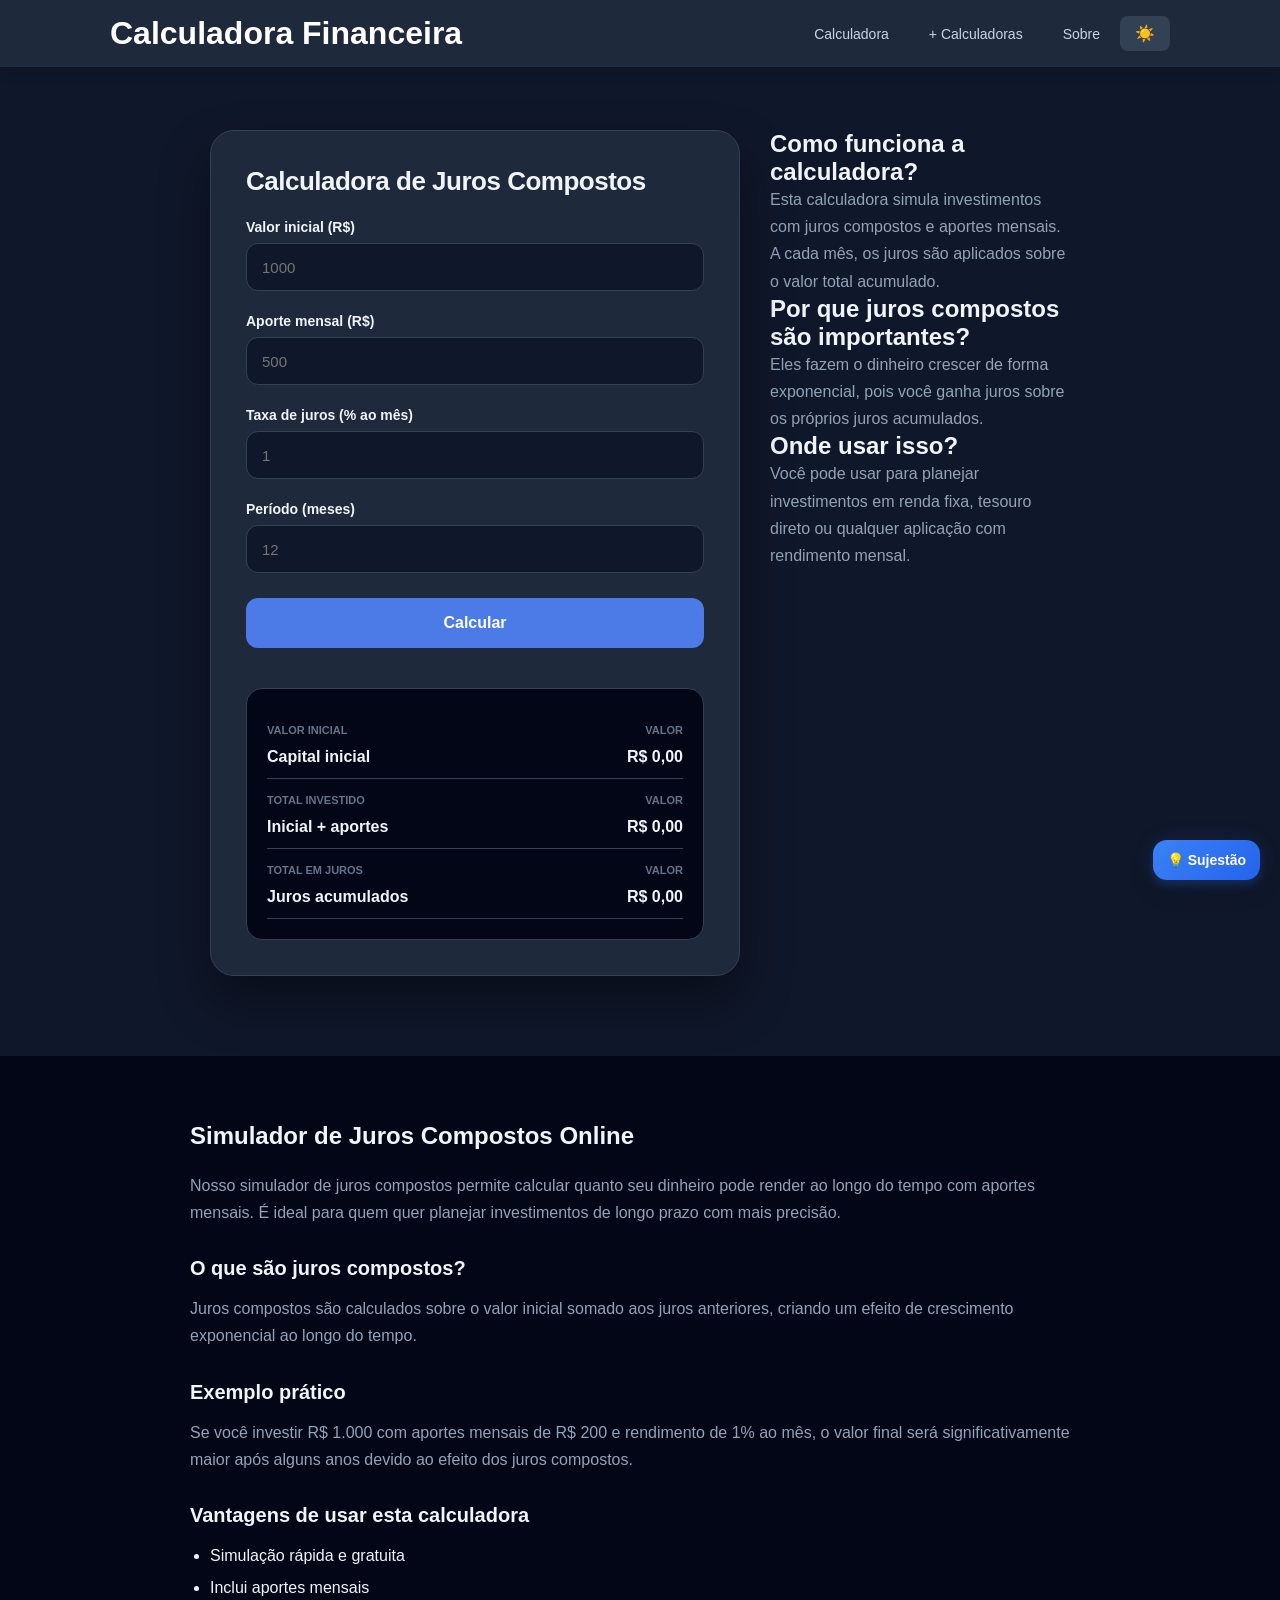
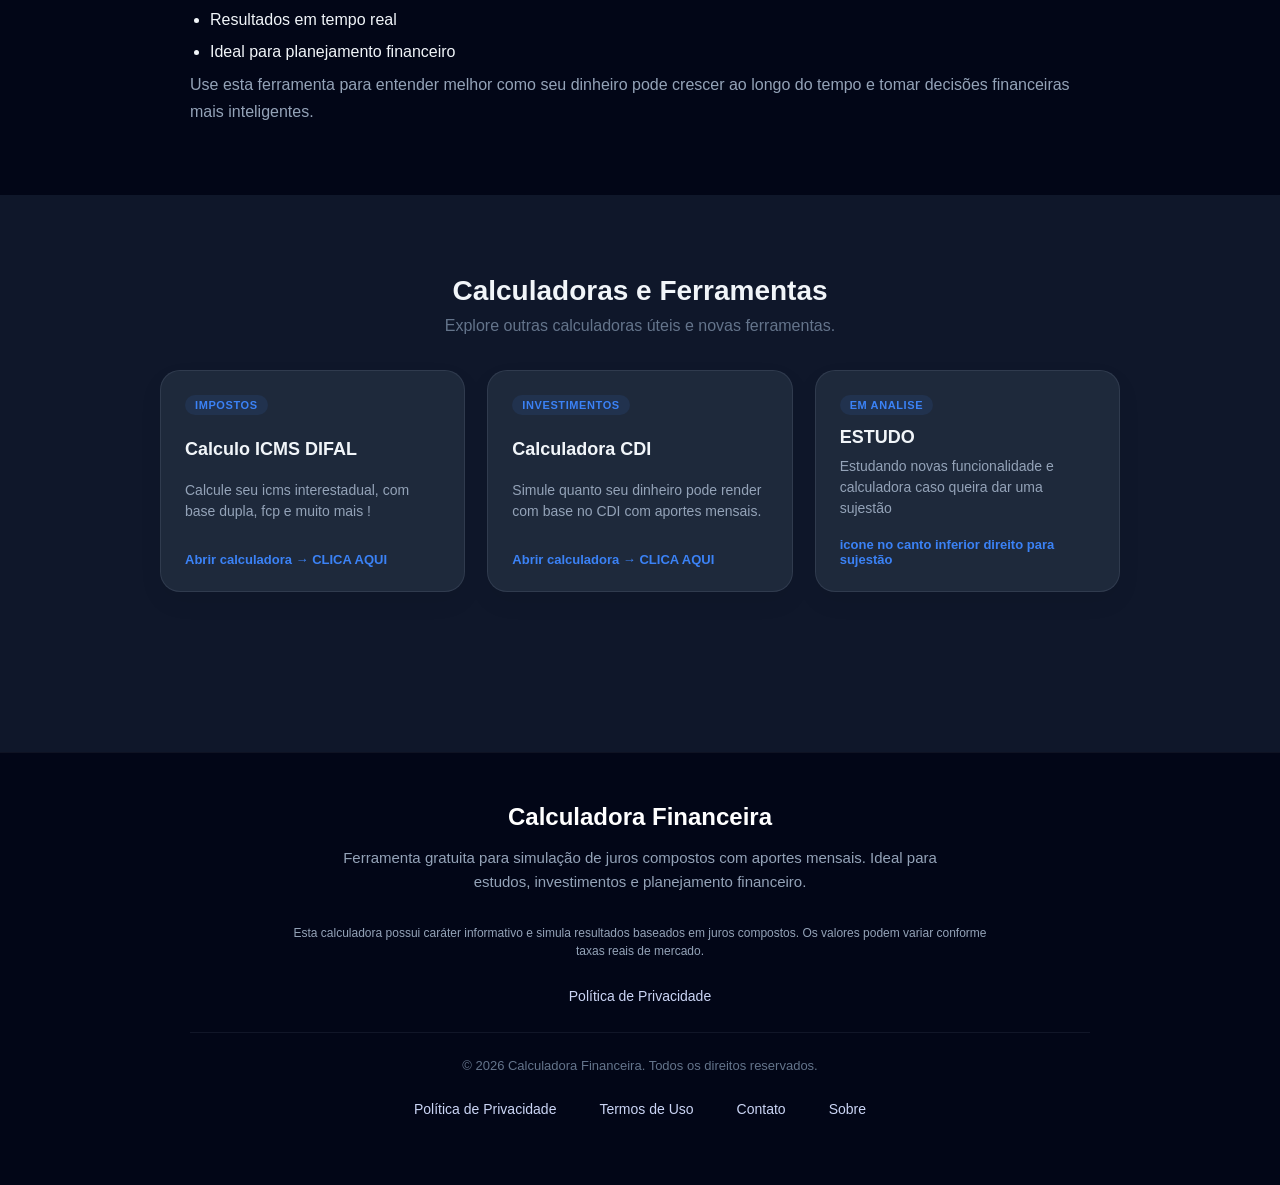
<file: index.html>
<!DOCTYPE html>
<html lang="pt-BR">
<head>
<title>Calculadora de Juros Compostos Online Grátis com Aportes Mensais | Simulador de Investimentos</title>
<meta charset="UTF-8">
<link rel="icon" type="image/png" href="/favicon.png">
<meta name="viewport" content="width=device-width, initial-scale=1.0">
<meta name="description" content="Calculadora de juros compostos online grátis com aportes mensais. Simule investimentos e descubra quanto seu dinheiro pode render ao longo do tempo.">
<meta name="author" content="Calculadora Financeira">
<meta name="robots" content="index, follow">
<meta name="language" content="pt-BR">
<meta name="theme-color" content="#1e293b">
<meta name="application-name" content="Calculadora Financeira Online">
<meta name="apple-mobile-web-app-title" content="Calculadora Financeira">
<meta property="og:title" content="Calculadora de Juros Compostos Online Grátis">
<meta property="og:description" content="Simule investimentos com juros compostos e aportes mensais grátis.">
<meta property="og:type" content="website">
<meta property="og:image" content="/preview.png">
<script type="application/ld+json">
{
 "@context": "https://schema.org",
 "@type": "WebApplication",
 "name": "Calculadora de Juros Compostos",
 "applicationCategory": "FinanceApplication",
 "operatingSystem": "All",
 "description": "Calculadora de juros compostos online grátis com aportes mensais."
}
</script>

<meta name="twitter:card" content="summary_large_image">
<meta name="keywords" content="juros compostos, calculadora de investimentos, simulador financeiro, juros compostos online, investimentos renda fixa">
<link rel="stylesheet" href="style.css">
</head>
<body class="dark">

<header class="menu topo">
<div class="menu-container">
<h1 class="logo">Calculadora Financeira</h1>

<nav class="menu-links">
<a href="#calculadora">Calculadora</a>
<a href="#outrascalculadora">+ Calculadoras</a>
<a href="#info">Sobre</a>
<button id="toggleTema" class="botaoTema">☀️</button>
</nav>

<button id="menuToggle" class="menu-toggle">☰</button>
</div>
</header>

<div id="overlay" class="overlay"></div>

<nav id="menuNav" class="side-menu">
<button id="closeMenu" class="fechar-menu">✕</button>
<a href="#calculadora">Calculadora</a>
<a href="#info">Sobre</a>
<a href="#outrascalculadora">+ Calculadoras</a>
<div class="divider"></div>
<button id="toggleTemaMobile" class="menu-item">☀️ Alternar tema</button>
</nav>

<section id="calculadora" class="secao-principal">
<div class="layout">

<div class="coluna-calculadora">
<div class="card animar-entrada">
<h1>Calculadora de Juros Compostos</h1>

<div class="campo">
<label>Valor inicial (R$)</label>
<div class="input-number">
<input type="number" id="valorInicial" placeholder="1000">
<div class="input-arrows">
<button onclick="stepUp('valorInicial')">▲</button>
<button onclick="stepDown('valorInicial')">▼</button>
</div>
</div>
</div>

<div class="campo">
<label>Aporte mensal (R$)</label>
<div class="input-number">
<input type="number" id="aporte" placeholder="500">
<div class="input-arrows">
<button onclick="stepUp('aporte')">▲</button>
<button onclick="stepDown('aporte')">▼</button>
</div>
</div>
</div>

<div class="campo">
<label>Taxa de juros (% ao mês)</label>
<div class="input-number">
<input type="number" id="taxa" placeholder="1">
<div class="input-arrows">
<button onclick="stepUp('taxa')">▲</button>
<button onclick="stepDown('taxa')">▼</button>
</div>
</div>
</div>

<div class="campo">
<label>Período (meses)</label>
<div class="input-number">
<input type="number" id="periodo" placeholder="12">
<div class="input-arrows">
<button onclick="stepUp('periodo')">▲</button>
<button onclick="stepDown('periodo')">▼</button>
</div>
</div>
</div>

<button class="botaoCalcular" onclick="calcular()">Calcular</button>

<div class="resultado">

<!-- 1. VALOR INICIAL -->
<div class="resultado-titulo">
<span>Valor inicial</span>
<span>Valor</span>
</div>
<div class="resultado-linha">
<span>Capital inicial</span>
<span id="valorInicialRes">R$ 0,00</span>
</div>

<!-- 2. TOTAL APORTADO -->
<div class="resultado-titulo" id="tituloAportes" style="display:none;">
<span>Total aportado</span>
<span>Valor</span>
</div>
<div class="resultado-linha" id="linhaAportes" style="display:none;">
<span>Aportes mensais</span>
<span id="totalAportes">R$ 0,00</span>
</div>

<!-- 3. TOTAL INVESTIDO -->
<div class="resultado-titulo">
<span>Total investido</span>
<span>Valor</span>
</div>
<div class="resultado-linha">
<span>Inicial + aportes</span>
<span id="totalInvestido">R$ 0,00</span>
</div>

<!-- 4. TOTAL EM JUROS -->
<div class="resultado-titulo">
<span>Total em juros</span>
<span>Valor</span>
</div>
<div class="resultado-linha">
<span>Juros acumulados</span>
<span id="totalJuros">R$ 0,00</span>
</div>

<!-- 5. VALOR FINAL -->
<div class="resultado-titulo" id="tituloFinal" style="display:none;">
<span>Valor final</span>
<span>Total</span>
</div>
<div class="resultado-linha destaque" id="linhaFinal" style="display:none;">
<span>Total acumulado</span>
<span id="valorFinal">R$ 0,00</span>
</div>

</div>
</div>
</div>

<div class="coluna-texto">

<h2>Como funciona a calculadora?</h2>
<p>
Esta calculadora simula investimentos com juros compostos e aportes mensais.
A cada mês, os juros são aplicados sobre o valor total acumulado.
</p>

<h2>Por que juros compostos são importantes?</h2>
<p>
Eles fazem o dinheiro crescer de forma exponencial, pois você ganha juros sobre os próprios juros acumulados.
</p>

<h2>Onde usar isso?</h2>
<p>
Você pode usar para planejar investimentos em renda fixa, tesouro direto ou qualquer aplicação com rendimento mensal.
</p>

</div>

</div>
</section>
<section class="secao-seo" id="info">

<div class="container-texto">

<h2>Simulador de Juros Compostos Online</h2>

<p>
Nosso simulador de juros compostos permite calcular quanto seu dinheiro pode render ao longo do tempo com aportes mensais.
É ideal para quem quer planejar investimentos de longo prazo com mais precisão.
</p>

<h3>O que são juros compostos?</h3>
<p>
Juros compostos são calculados sobre o valor inicial somado aos juros anteriores, criando um efeito de crescimento exponencial ao longo do tempo.
</p>

<h3>Exemplo prático</h3>
<p>
Se você investir R$ 1.000 com aportes mensais de R$ 200 e rendimento de 1% ao mês, o valor final será significativamente maior após alguns anos devido ao efeito dos juros compostos.
</p>

<h3>Vantagens de usar esta calculadora</h3>
<ul>
<li>Simulação rápida e gratuita</li>
<li>Inclui aportes mensais</li>
<li>Resultados em tempo real</li>
<li>Ideal para planejamento financeiro</li>
</ul>

<p>
Use esta ferramenta para entender melhor como seu dinheiro pode crescer ao longo do tempo e tomar decisões financeiras mais inteligentes.
</p>

</div>

</section>
<section id="outrascalculadora" class="secao-outras">

<div class="container-outras">

    <div class="titulo-calculadoras">
        <h2>Calculadoras e Ferramentas</h2>
        <p class="subtitulo-calculadoras">
            Explore outras calculadoras úteis e novas ferramentas.
        </p>    
    </div>
    <div  class="grid-calculadoras">

        <a href="https://calculadora-icms-difal.vercel.app/" class="card-link">
            <span class="tag">Impostos</span>
            <h3>Calculo ICMS DIFAL </h3>
            <p>Calcule seu icms interestadual, com base dupla, fcp e muito mais !</p>
            <span class="cta">Abrir calculadora → CLICA AQUI</span>
        </a>

        <a href="/cdi.html" class="card-link">
            <span class="tag">Investimentos</span>
            <h3>Calculadora CDI</h3>
            <p>Simule quanto seu dinheiro pode render com base no CDI com aportes mensais.</p>
            <span class="cta">Abrir calculadora → CLICA AQUI</span>
        </a>

        <a href="#" class="card-link">
            <span class="tag">EM ANALISE</span>
            <h3>ESTUDO</h3>
            <p>Estudando novas funcionalidade e calculadora caso queira dar uma sujestão</p>
            <span class="cta">icone no canto inferior direito para sujestão</span>
        </a>


    </div>
</div>    
</section>
<footer class="footer">
    <div class="footer-container">

        <div class="footer-grid">
            <div class="footer-col centralizado">
                <h3 class="logo-footer">Calculadora Financeira</h3>
                <p>
                    Ferramenta gratuita para simulação de juros compostos com aportes mensais.
                    Ideal para estudos, investimentos e planejamento financeiro.
                </p>
            </div>
        </div>

        <div class="aviso-footer">
            <p>
                Esta calculadora possui caráter informativo e simula resultados baseados em juros compostos.
                Os valores podem variar conforme taxas reais de mercado.
            </p>
        </div>

        <div class="footer-links">
            <a href="/politica-de-privacidade.html">Política de Privacidade</a>
        </div>

        <div class="footer-bottom">
            <p>© 2026 Calculadora Financeira. Todos os direitos reservados.</p>
        </div>
        <div class="footer-links">
            <a href="/politica-de-privacidade.html">Política de Privacidade</a>
            <a href="/termos-de-uso.html">Termos de Uso</a>
            <a href="/contato.html">Contato</a>
            <a href="/sobre.html">Sobre</a>
        </div>

    </div>
</footer>
<script src="script.js"></script>
<!-- BOTÃO -->
<div class="btn-sugestao" onclick="abrirSugestao()">💡 Sujestão</div>

<!-- MODAL -->
<div class="modal-sugestao" id="modalSugestao">
  <div class="box-sugestao">

    <div class="topo-sugestao">
      <span>Enviar sugestão</span>
      <button onclick="fecharSugestao()">✕</button>
    </div>

    <form action="https://formsubmit.co/ajax/leotr2016.jb@gmail.com" method="POST"
        id="formSugestao"
        >

        <input type="text" name="titulo" placeholder="Título da sugestão" required>

        <textarea name="mensagem" placeholder="Digite sua sugestão..." required></textarea>

        <input type="hidden" name="_captcha" value="false">

        <button type="button" onclick="enviarSugestao()" class="btn-enviar-sugestao">
        Enviar sugestão
        </button>

        <div class="msg-sucesso" id="msgSucesso">
        Sugestão enviada com sucesso!
        </div>

    </form>

  </div>
</div>
</body>
</html>
</file>
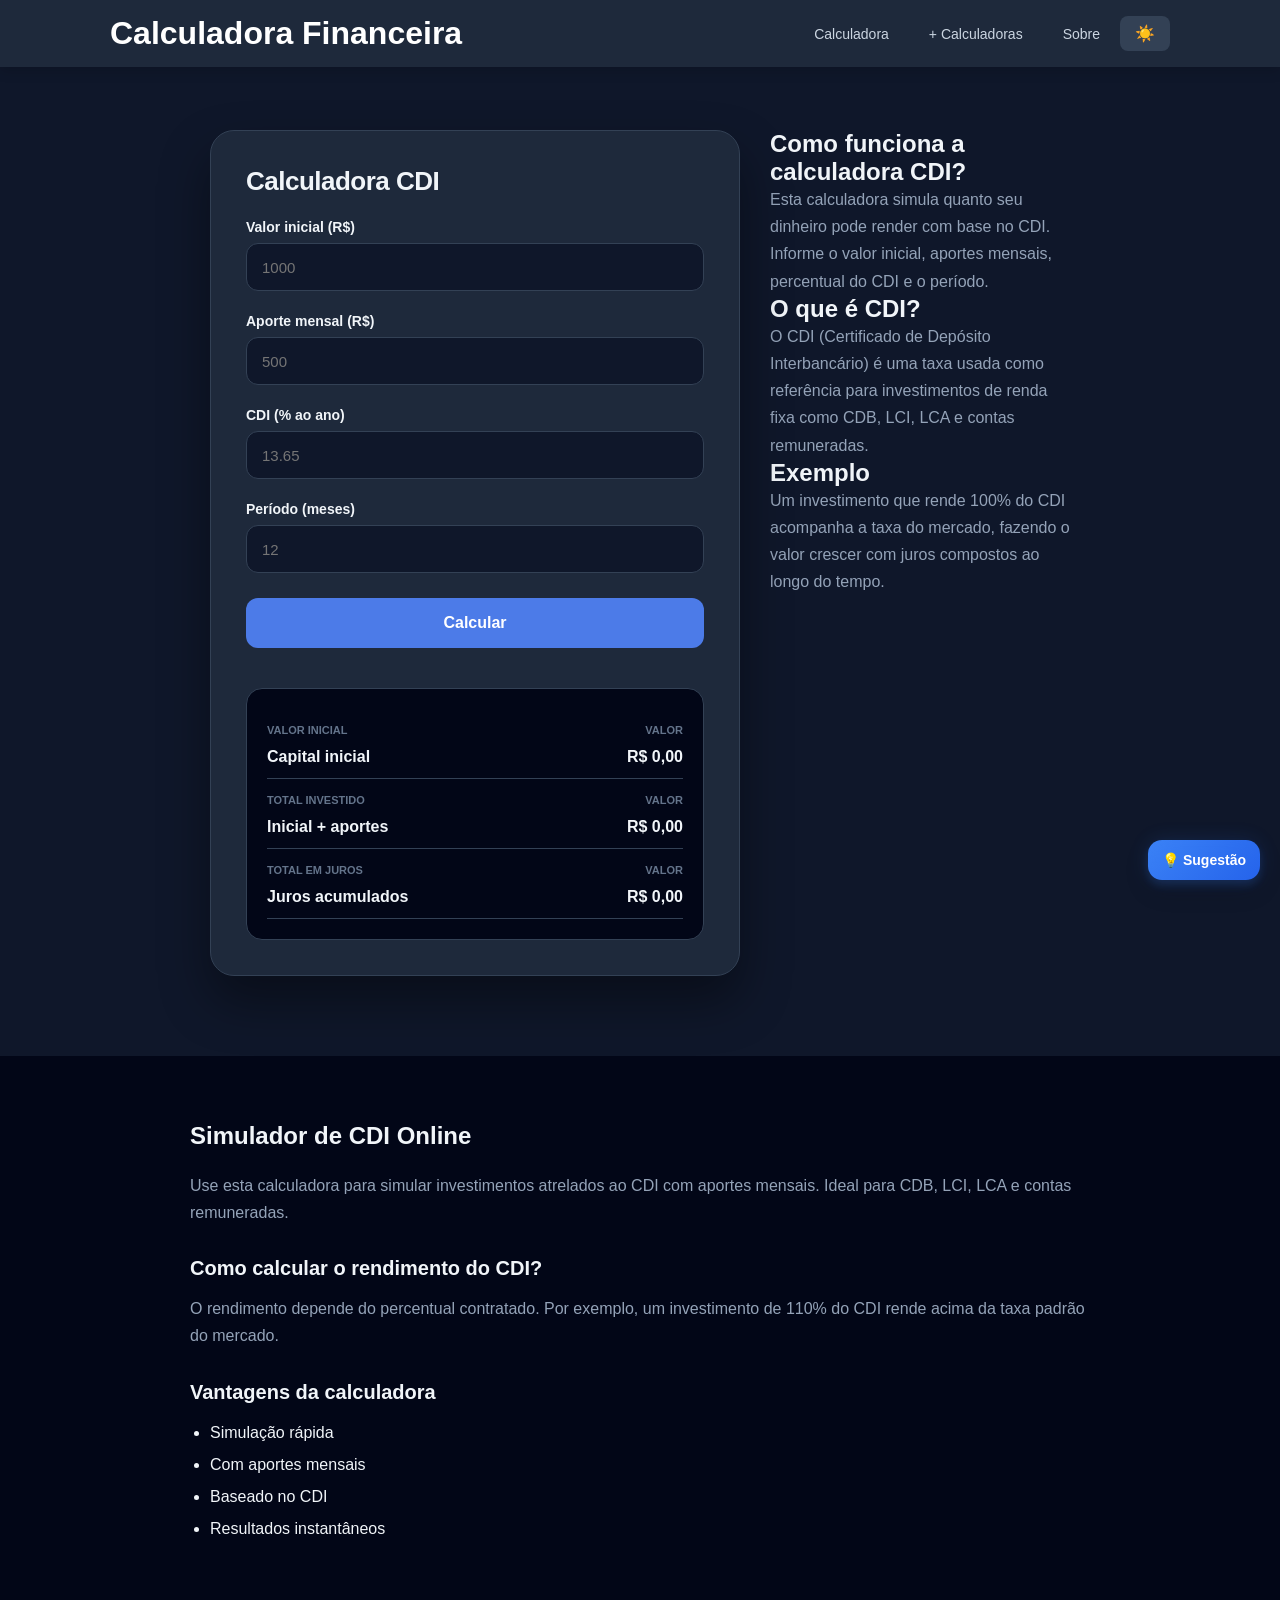
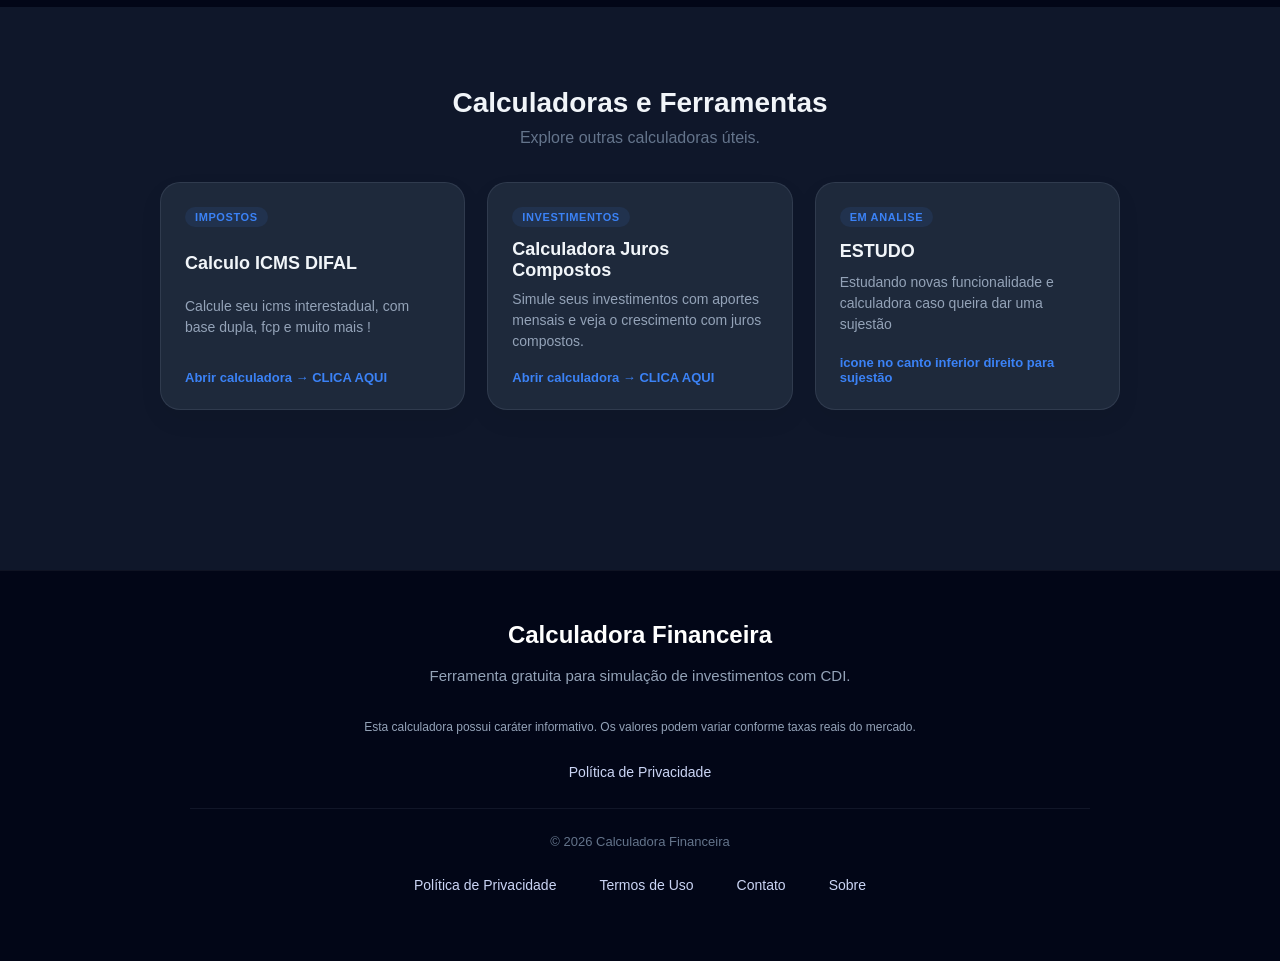
<file: cdi.html>
<!DOCTYPE html>
<html lang="pt-BR">
<head>
<title>Calculadora CDI Online Grátis | Simule rendimento do CDI</title>
<meta charset="UTF-8">
<link rel="icon" type="image/png" href="/favicon.png">
<meta name="viewport" content="width=device-width, initial-scale=1.0">
<meta name="description" content="Calculadora CDI online grátis. Simule quanto seu investimento rende com base no CDI atual com aportes mensais.">
<meta name="author" content="Calculadora Financeira">
<meta name="robots" content="index, follow">
<meta name="language" content="pt-BR">
<meta name="theme-color" content="#1e293b">

<meta property="og:title" content="Calculadora CDI Online Grátis">
<meta property="og:description" content="Calculadora CDI online grátis com aportes mensais.">
<meta property="og:type" content="website">
<meta property="og:image" content="/preview.png">

<meta name="twitter:card" content="summary_large_image">
<meta name="keywords" content="calculadora CDI, rendimento CDI, quanto rende CDI, simulador CDI, investimento CDI">

<script type="application/ld+json">
{
 "@context": "https://schema.org",
 "@type": "WebApplication",
 "name": "Calculadora CDI",
 "applicationCategory": "FinanceApplication",
 "operatingSystem": "All",
 "description": "Calculadora CDI online grátis com aportes mensais."
}
</script>

<link rel="stylesheet" href="style.css">
</head>

<body class="dark">

<header class="menu topo">
<div class="menu-container">
<h1 class="logo">Calculadora Financeira</h1>

<nav class="menu-links">
<a href="#calculadora">Calculadora</a>
<a href="#outrascalculadora">+ Calculadoras</a>
<a href="#info">Sobre</a>
<button id="toggleTema" class="botaoTema">☀️</button>
</nav>

<button id="menuToggle" class="menu-toggle">☰</button>
</div>
</header>

<div id="overlay" class="overlay"></div>

<nav id="menuNav" class="side-menu">
<button id="closeMenu" class="fechar-menu">✕</button>
<a href="#calculadora">Calculadora</a>
<a href="#info">Sobre</a>
<a href="#outrascalculadora">+ Calculadoras</a>
<div class="divider"></div>
<button id="toggleTemaMobile" class="menu-item">☀️ Alternar tema</button>
</nav>

<section id="calculadora" class="secao-principal">
<div class="layout">

<div class="coluna-calculadora">
<div class="card animar-entrada">
<h1>Calculadora CDI</h1>

<div class="campo">
<label>Valor inicial (R$)</label>
<div class="input-number">
<input type="number" id="valorInicial" placeholder="1000">
<div class="input-arrows">
<button onclick="stepUp('valorInicial')">▲</button>
<button onclick="stepDown('valorInicial')">▼</button>
</div>
</div>
</div>

<div class="campo">
<label>Aporte mensal (R$)</label>
<div class="input-number">
<input type="number" id="aporte" placeholder="500">
<div class="input-arrows">
<button onclick="stepUp('aporte')">▲</button>
<button onclick="stepDown('aporte')">▼</button>
</div>
</div>
</div>

<div class="campo">
<label>CDI (% ao ano)</label>
<div class="input-number">
<input type="number" id="taxa" placeholder="13.65">
<div class="input-arrows">
<button onclick="stepUp('taxa')">▲</button>
<button onclick="stepDown('taxa')">▼</button>
</div>
</div>
</div>

<div class="campo">
<label>Período (meses)</label>
<div class="input-number">
<input type="number" id="periodo" placeholder="12">
<div class="input-arrows">
<button onclick="stepUp('periodo')">▲</button>
<button onclick="stepDown('periodo')">▼</button>
</div>
</div>
</div>

<button class="botaoCalcular" onclick="calcular()">Calcular</button>

<div class="resultado">

<div class="resultado-titulo">
<span>Valor inicial</span>
<span>Valor</span>
</div>
<div class="resultado-linha">
<span>Capital inicial</span>
<span id="valorInicialRes">R$ 0,00</span>
</div>

<div class="resultado-titulo" id="tituloAportes" style="display:none;">
<span>Total aportado</span>
<span>Valor</span>
</div>
<div class="resultado-linha" id="linhaAportes" style="display:none;">
<span>Aportes mensais</span>
<span id="totalAportes">R$ 0,00</span>
</div>

<div class="resultado-titulo">
<span>Total investido</span>
<span>Valor</span>
</div>
<div class="resultado-linha">
<span>Inicial + aportes</span>
<span id="totalInvestido">R$ 0,00</span>
</div>

<div class="resultado-titulo">
<span>Total em juros</span>
<span>Valor</span>
</div>
<div class="resultado-linha">
<span>Juros acumulados</span>
<span id="totalJuros">R$ 0,00</span>
</div>

<div class="resultado-titulo" id="tituloFinal" style="display:none;">
<span>Valor final</span>
<span>Total</span>
</div>
<div class="resultado-linha destaque" id="linhaFinal" style="display:none;">
<span>Total acumulado</span>
<span id="valorFinal">R$ 0,00</span>
</div>

</div>
</div>
</div>

<div class="coluna-texto">

<h2>Como funciona a calculadora CDI?</h2>
<p>
Esta calculadora simula quanto seu dinheiro pode render com base no CDI.
Informe o valor inicial, aportes mensais, percentual do CDI e o período.
</p>

<h2>O que é CDI?</h2>
<p>
O CDI (Certificado de Depósito Interbancário) é uma taxa usada como referência
para investimentos de renda fixa como CDB, LCI, LCA e contas remuneradas.
</p>

<h2>Exemplo</h2>
<p>
Um investimento que rende 100% do CDI acompanha a taxa do mercado,
fazendo o valor crescer com juros compostos ao longo do tempo.
</p>

</div>

</div>
</section>

<section class="secao-seo" id="info">

<div class="container-texto">

<h2>Simulador de CDI Online</h2>

<p>
Use esta calculadora para simular investimentos atrelados ao CDI com aportes mensais.
Ideal para CDB, LCI, LCA e contas remuneradas.
</p>

<h3>Como calcular o rendimento do CDI?</h3>
<p>
O rendimento depende do percentual contratado. Por exemplo,
um investimento de 110% do CDI rende acima da taxa padrão do mercado.
</p>

<h3>Vantagens da calculadora</h3>
<ul>
<li>Simulação rápida</li>
<li>Com aportes mensais</li>
<li>Baseado no CDI</li>
<li>Resultados instantâneos</li>
</ul>

</div>
</section>

<section id="outrascalculadora" class="secao-outras">

<div class="container-outras">

<div class="titulo-calculadoras">
<h2>Calculadoras e Ferramentas</h2>
<p class="subtitulo-calculadoras">
Explore outras calculadoras úteis.
</p>    
</div>

<div  class="grid-calculadoras">

        <a href="https://calculadora-icms-difal.vercel.app/" class="card-link">
            <span class="tag">Impostos</span>
            <h3>Calculo ICMS DIFAL </h3>
            <p>Calcule seu icms interestadual, com base dupla, fcp e muito mais !</p>
            <span class="cta">Abrir calculadora → CLICA AQUI</span>
        </a>

        <a href="/index.html" class="card-link">
            <span class="tag">Investimentos</span>
            <h3>Calculadora Juros Compostos</h3>
            <p>Simule seus investimentos com aportes mensais e veja o crescimento com juros compostos.</p>
            <span class="cta">Abrir calculadora → CLICA AQUI</span>
        </a>

        <a href="#" class="card-link">
            <span class="tag">EM ANALISE</span>
            <h3>ESTUDO</h3>
            <p>Estudando novas funcionalidade e calculadora caso queira dar uma sujestão</p>
            <span class="cta">icone no canto inferior direito para sujestão</span>
        </a>


    </div>
</div>    
</section>

<footer class="footer">
<div class="footer-container">

<div class="footer-grid">
<div class="footer-col centralizado">
<h3 class="logo-footer">Calculadora Financeira</h3>
<p>
Ferramenta gratuita para simulação de investimentos com CDI.
</p>
</div>
</div>

<div class="aviso-footer">
<p>
Esta calculadora possui caráter informativo. Os valores podem variar
conforme taxas reais do mercado.
</p>
</div>

<div class="footer-links">
<a href="/politica-de-privacidade.html">Política de Privacidade</a>
</div>

<div class="footer-bottom">
<p>© 2026 Calculadora Financeira</p>
</div>
<div class="footer-links">
            <a href="/politica-de-privacidade.html">Política de Privacidade</a>
            <a href="/termos-de-uso.html">Termos de Uso</a>
            <a href="/contato.html">Contato</a>
            <a href="/sobre.html">Sobre</a>
        </div>
</div>
</footer>

<div class="btn-sugestao" onclick="abrirSugestao()">💡 Sugestão</div>

<div class="modal-sugestao" id="modalSugestao">
<div class="box-sugestao">

<div class="topo-sugestao">
<span>Enviar sugestão</span>
<button onclick="fecharSugestao()">✕</button>
</div>

<form action="https://formsubmit.co/ajax/leotr2016.jb@gmail.com" method="POST" id="formSugestao">

<input type="text" name="titulo" placeholder="Título da sugestão" required>

<textarea name="mensagem" placeholder="Digite sua sugestão..." required></textarea>

<input type="hidden" name="_captcha" value="false">

<button type="button" onclick="enviarSugestao()" class="btn-enviar-sugestao">
Enviar sugestão
</button>

<div class="msg-sucesso" id="msgSucesso">
Sugestão enviada com sucesso!
</div>

</form>

</div>
</div>
<script src="script.js"></script>
<script src="cdi.js"></script>
</body>
</html>
</file>
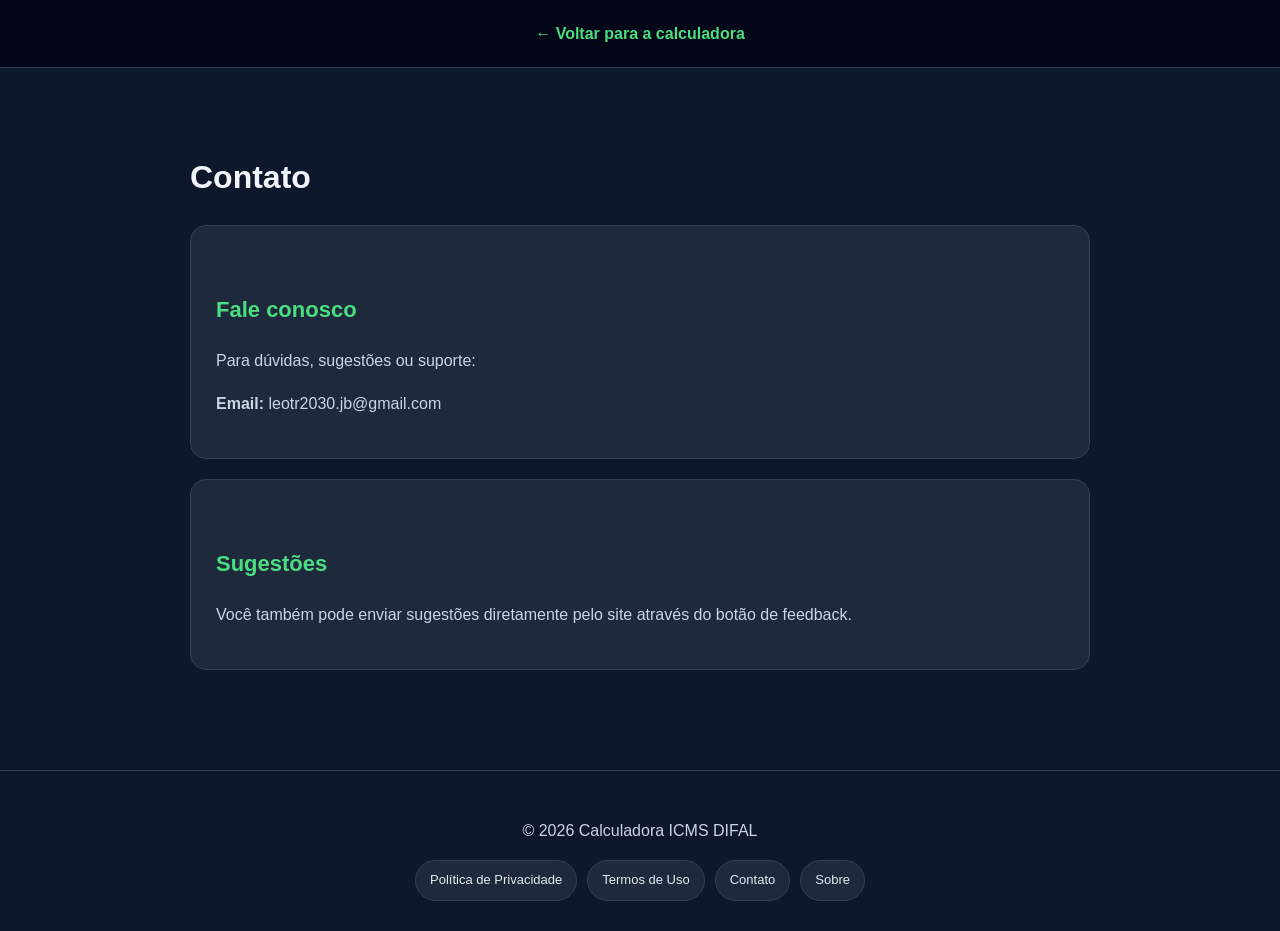
<file: contato.html>
<!DOCTYPE html>
<html lang="pt-BR">
<head>
<meta charset="UTF-8">
<meta name="viewport" content="width=device-width, initial-scale=1.0">
<title>Contato | Calculadora ICMS DIFAL</title>

<style>
body {
  font-family: 'Segoe UI', Tahoma, Geneva, Verdana, sans-serif;
  margin: 0;
  background: #0f172a;
  color: #f1f5f9;
  line-height: 1.7;
}

.container {
  max-width: 900px;
  margin: 0 auto;
  padding: 60px 20px;
}

h1 { font-size: 32px; }
h2 { margin-top: 40px; font-size: 22px; color: #4ade80; }
p { color: #cbd5e1; }

.box {
  background: #1e293b;
  padding: 25px;
  border-radius: 16px;
  border: 1px solid #334155;
  margin-top: 20px;
}

.topo {
  background: #020617;
  padding: 20px;
  border-bottom: 1px solid #334155;
  text-align: center;
}

.topo a {
  color: #4ade80;
  text-decoration: none;
  font-weight: bold;
}

/* FOOTER */
.footer {
  text-align: center;
  padding: 30px;
  border-top: 1px solid #334155;
  color: #64748b;
  margin-top: 40px;
}

/* BOTÕES DO FOOTER */
.footer-links {
  margin-top: 15px;
  display: flex;
  justify-content: center;
  flex-wrap: wrap;
  gap: 10px;
}

.footer-links a {
  background: #1e293b;
  border: 1px solid #334155;
  color: #e2e8f0;
  padding: 8px 14px;
  border-radius: 999px;
  text-decoration: none;
  font-size: 13px;
  transition: 0.3s;
}

.footer-links a:hover {
  background: #334155;
  transform: translateY(-2px);
}
</style>
</head>

<body>

<div class="topo">
  <a href="/">← Voltar para a calculadora</a>
</div>

<div class="container">
  <h1>Contato</h1>

  <div class="box">
    <h2>Fale conosco</h2>
    <p>Para dúvidas, sugestões ou suporte:</p>
    <p><b>Email:</b> leotr2030.jb@gmail.com</p>
  </div>

  <div class="box">
    <h2>Sugestões</h2>
    <p>Você também pode enviar sugestões diretamente pelo site através do botão de feedback.</p>
  </div>
</div>

<footer>
<div class="footer">
  <p>© 2026 Calculadora ICMS DIFAL</p>

  <div class="footer-links">
    <a href="/politica-de-privacidade.html">Política de Privacidade</a>
    <a href="/termos-de-uso.html">Termos de Uso</a>
    <a href="/contato.html">Contato</a>
    <a href="/sobre.html">Sobre</a>
  </div>
</div>
</footer>

</body>
</html>
</file>
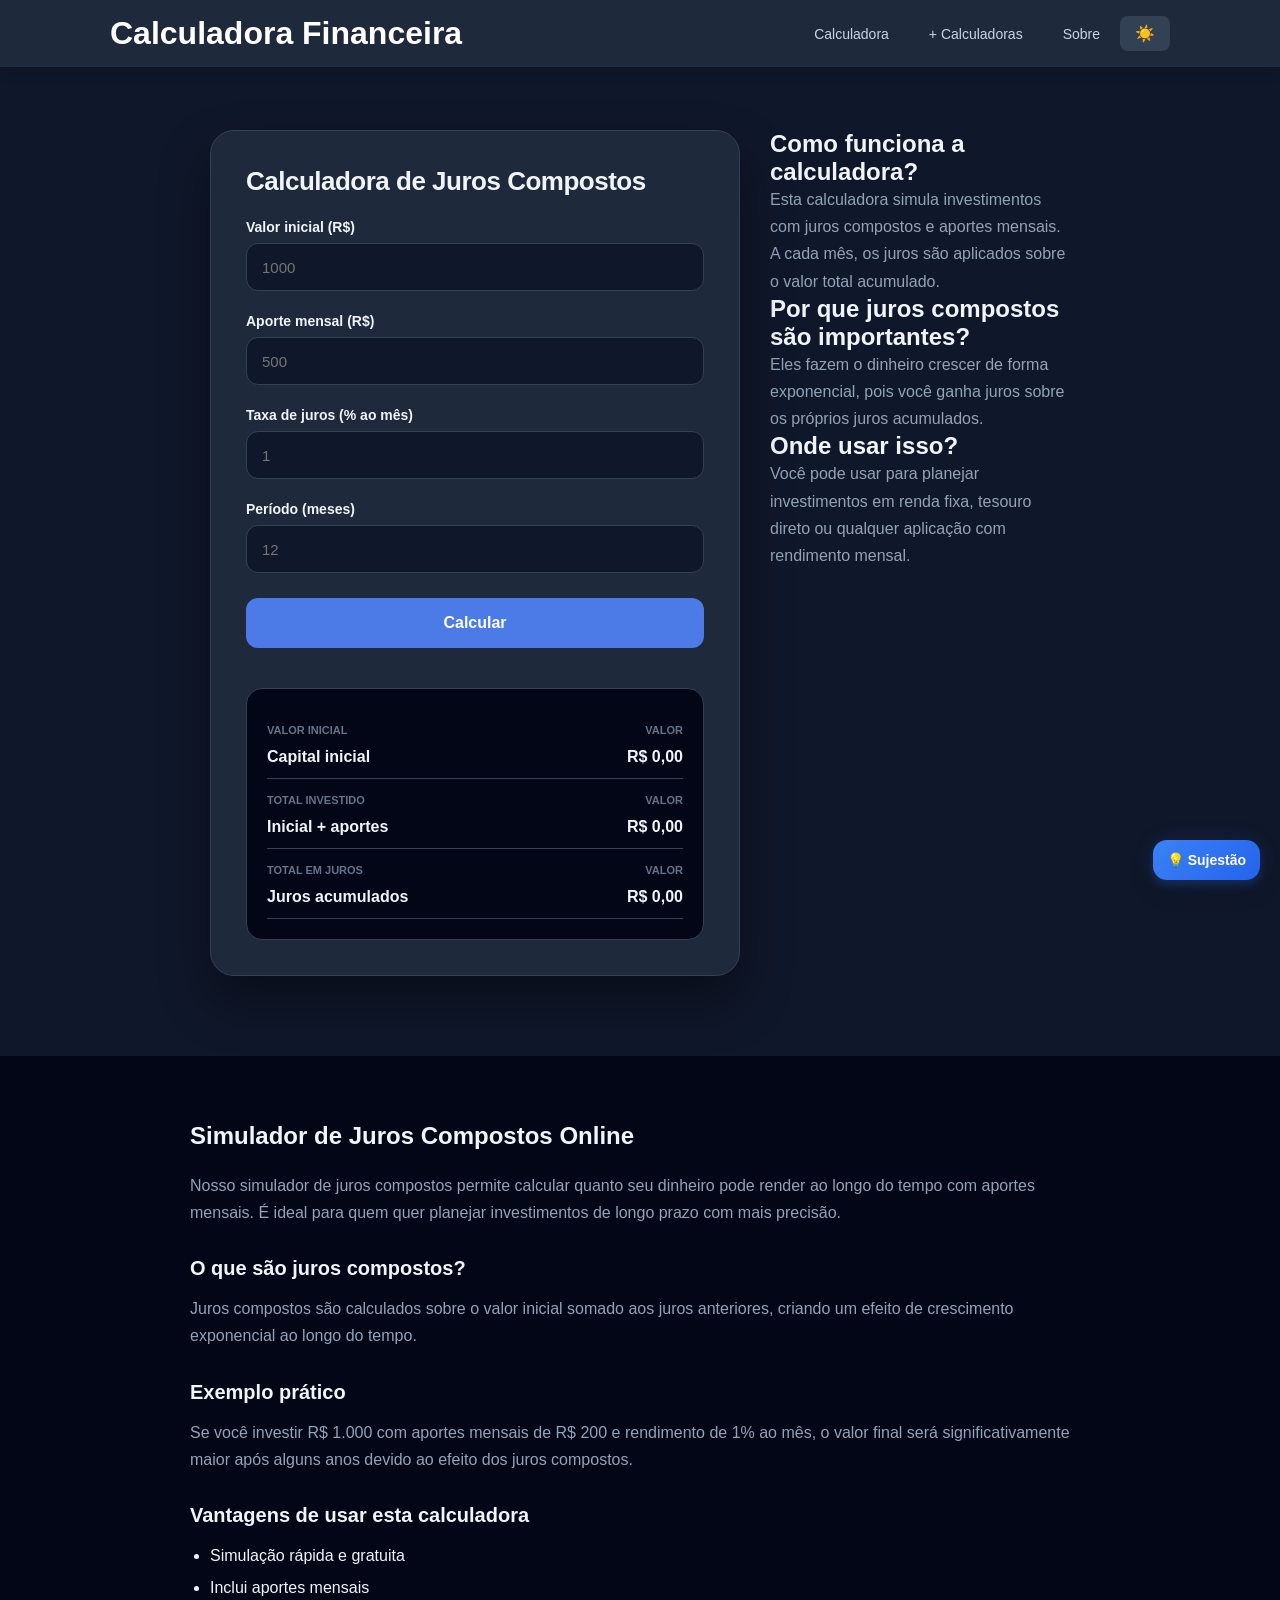
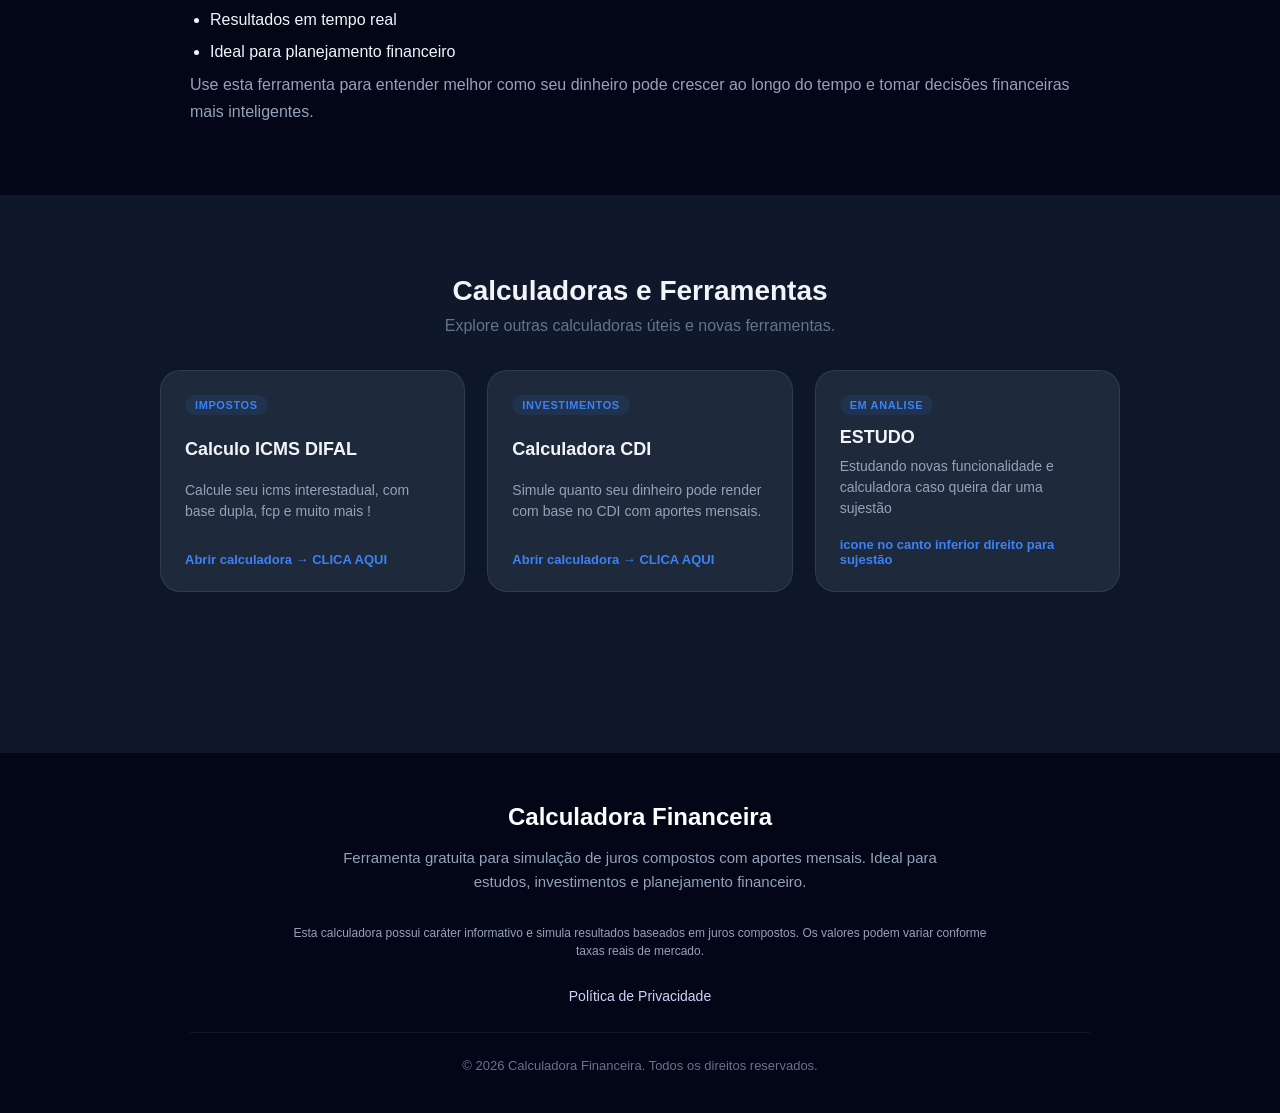
<file: juros.html>
<!DOCTYPE html>
<html lang="pt-BR">
<head>
<title>Calculadora de Juros Compostos Online Grátis com Aportes Mensais | Simulador de Investimentos</title>
<meta charset="UTF-8">
<link rel="icon" type="image/png" href="/favicon.png">
<meta name="viewport" content="width=device-width, initial-scale=1.0">
<meta name="description" content="Calculadora de juros compostos online grátis com aportes mensais. Simule investimentos e descubra quanto seu dinheiro pode render ao longo do tempo.">
<meta name="author" content="Calculadora Financeira">
<meta name="robots" content="index, follow">
<meta name="language" content="pt-BR">
<meta name="theme-color" content="#1e293b">
<meta name="application-name" content="Calculadora Financeira Online">
<meta name="apple-mobile-web-app-title" content="Calculadora Financeira">
<meta property="og:title" content="Calculadora de Juros Compostos Online Grátis">
<meta property="og:description" content="Simule investimentos com juros compostos e aportes mensais grátis.">
<meta property="og:type" content="website">
<meta property="og:image" content="/preview.png">
<script type="application/ld+json">
{
 "@context": "https://schema.org",
 "@type": "WebApplication",
 "name": "Calculadora de Juros Compostos",
 "applicationCategory": "FinanceApplication",
 "operatingSystem": "All",
 "description": "Calculadora de juros compostos online grátis com aportes mensais."
}
</script>

<meta name="twitter:card" content="summary_large_image">
<meta name="keywords" content="juros compostos, calculadora de investimentos, simulador financeiro, juros compostos online, investimentos renda fixa">
<link rel="stylesheet" href="style.css">
</head>
<body class="dark">

<header class="menu topo">
<div class="menu-container">
<h1 class="logo">Calculadora Financeira</h1>

<nav class="menu-links">
<a href="#calculadora">Calculadora</a>
<a href="#outrascalculadora">+ Calculadoras</a>
<a href="#info">Sobre</a>
<button id="toggleTema" class="botaoTema">☀️</button>
</nav>

<button id="menuToggle" class="menu-toggle">☰</button>
</div>
</header>

<div id="overlay" class="overlay"></div>

<nav id="menuNav" class="side-menu">
<button id="closeMenu" class="fechar-menu">✕</button>
<a href="#calculadora">Calculadora</a>
<a href="#info">Sobre</a>
<a href="#outrascalculadora">+ Calculadoras</a>
<div class="divider"></div>
<button id="toggleTemaMobile" class="menu-item">☀️ Alternar tema</button>
</nav>

<section id="calculadora" class="secao-principal">
<div class="layout">

<div class="coluna-calculadora">
<div class="card animar-entrada">
<h1>Calculadora de Juros Compostos</h1>

<div class="campo">
<label>Valor inicial (R$)</label>
<div class="input-number">
<input type="number" id="valorInicial" placeholder="1000">
<div class="input-arrows">
<button onclick="stepUp('valorInicial')">▲</button>
<button onclick="stepDown('valorInicial')">▼</button>
</div>
</div>
</div>

<div class="campo">
<label>Aporte mensal (R$)</label>
<div class="input-number">
<input type="number" id="aporte" placeholder="500">
<div class="input-arrows">
<button onclick="stepUp('aporte')">▲</button>
<button onclick="stepDown('aporte')">▼</button>
</div>
</div>
</div>

<div class="campo">
<label>Taxa de juros (% ao mês)</label>
<div class="input-number">
<input type="number" id="taxa" placeholder="1">
<div class="input-arrows">
<button onclick="stepUp('taxa')">▲</button>
<button onclick="stepDown('taxa')">▼</button>
</div>
</div>
</div>

<div class="campo">
<label>Período (meses)</label>
<div class="input-number">
<input type="number" id="periodo" placeholder="12">
<div class="input-arrows">
<button onclick="stepUp('periodo')">▲</button>
<button onclick="stepDown('periodo')">▼</button>
</div>
</div>
</div>

<button class="botaoCalcular" onclick="calcular()">Calcular</button>

<div class="resultado">

<!-- 1. VALOR INICIAL -->
<div class="resultado-titulo">
<span>Valor inicial</span>
<span>Valor</span>
</div>
<div class="resultado-linha">
<span>Capital inicial</span>
<span id="valorInicialRes">R$ 0,00</span>
</div>

<!-- 2. TOTAL APORTADO -->
<div class="resultado-titulo" id="tituloAportes" style="display:none;">
<span>Total aportado</span>
<span>Valor</span>
</div>
<div class="resultado-linha" id="linhaAportes" style="display:none;">
<span>Aportes mensais</span>
<span id="totalAportes">R$ 0,00</span>
</div>

<!-- 3. TOTAL INVESTIDO -->
<div class="resultado-titulo">
<span>Total investido</span>
<span>Valor</span>
</div>
<div class="resultado-linha">
<span>Inicial + aportes</span>
<span id="totalInvestido">R$ 0,00</span>
</div>

<!-- 4. TOTAL EM JUROS -->
<div class="resultado-titulo">
<span>Total em juros</span>
<span>Valor</span>
</div>
<div class="resultado-linha">
<span>Juros acumulados</span>
<span id="totalJuros">R$ 0,00</span>
</div>

<!-- 5. VALOR FINAL -->
<div class="resultado-titulo" id="tituloFinal" style="display:none;">
<span>Valor final</span>
<span>Total</span>
</div>
<div class="resultado-linha destaque" id="linhaFinal" style="display:none;">
<span>Total acumulado</span>
<span id="valorFinal">R$ 0,00</span>
</div>

</div>
</div>
</div>

<div class="coluna-texto">

<h2>Como funciona a calculadora?</h2>
<p>
Esta calculadora simula investimentos com juros compostos e aportes mensais.
A cada mês, os juros são aplicados sobre o valor total acumulado.
</p>

<h2>Por que juros compostos são importantes?</h2>
<p>
Eles fazem o dinheiro crescer de forma exponencial, pois você ganha juros sobre os próprios juros acumulados.
</p>

<h2>Onde usar isso?</h2>
<p>
Você pode usar para planejar investimentos em renda fixa, tesouro direto ou qualquer aplicação com rendimento mensal.
</p>

</div>

</div>
</section>
<section class="secao-seo" id="info">

<div class="container-texto">

<h2>Simulador de Juros Compostos Online</h2>

<p>
Nosso simulador de juros compostos permite calcular quanto seu dinheiro pode render ao longo do tempo com aportes mensais.
É ideal para quem quer planejar investimentos de longo prazo com mais precisão.
</p>

<h3>O que são juros compostos?</h3>
<p>
Juros compostos são calculados sobre o valor inicial somado aos juros anteriores, criando um efeito de crescimento exponencial ao longo do tempo.
</p>

<h3>Exemplo prático</h3>
<p>
Se você investir R$ 1.000 com aportes mensais de R$ 200 e rendimento de 1% ao mês, o valor final será significativamente maior após alguns anos devido ao efeito dos juros compostos.
</p>

<h3>Vantagens de usar esta calculadora</h3>
<ul>
<li>Simulação rápida e gratuita</li>
<li>Inclui aportes mensais</li>
<li>Resultados em tempo real</li>
<li>Ideal para planejamento financeiro</li>
</ul>

<p>
Use esta ferramenta para entender melhor como seu dinheiro pode crescer ao longo do tempo e tomar decisões financeiras mais inteligentes.
</p>

</div>

</section>
<section id="outrascalculadora" class="secao-outras">

<div class="container-outras">

    <div class="titulo-calculadoras">
        <h2>Calculadoras e Ferramentas</h2>
        <p class="subtitulo-calculadoras">
            Explore outras calculadoras úteis e novas ferramentas.
        </p>    
    </div>
    <div  class="grid-calculadoras">

        <a href="https://calculadora-icms-difal.vercel.app/" class="card-link">
            <span class="tag">Impostos</span>
            <h3>Calculo ICMS DIFAL </h3>
            <p>Calcule seu icms interestadual, com base dupla, fcp e muito mais !</p>
            <span class="cta">Abrir calculadora → CLICA AQUI</span>
        </a>

        <a href="CDI.html" class="card-link">
            <span class="tag">Investimentos</span>
            <h3>Calculadora CDI</h3>
            <p>Simule quanto seu dinheiro pode render com base no CDI com aportes mensais.</p>
            <span class="cta">Abrir calculadora → CLICA AQUI</span>
        </a>

        <a href="#" class="card-link">
            <span class="tag">EM ANALISE</span>
            <h3>ESTUDO</h3>
            <p>Estudando novas funcionalidade e calculadora caso queira dar uma sujestão</p>
            <span class="cta">icone no canto inferior direito para sujestão</span>
        </a>


    </div>
</div>    
</section>
<footer class="footer">
    <div class="footer-container">

        <div class="footer-grid">
            <div class="footer-col centralizado">
                <h3 class="logo-footer">Calculadora Financeira</h3>
                <p>
                    Ferramenta gratuita para simulação de juros compostos com aportes mensais.
                    Ideal para estudos, investimentos e planejamento financeiro.
                </p>
            </div>
        </div>

        <div class="aviso-footer">
            <p>
                Esta calculadora possui caráter informativo e simula resultados baseados em juros compostos.
                Os valores podem variar conforme taxas reais de mercado.
            </p>
        </div>

        <div class="footer-links">
            <a href="/politica-de-privacidade.html">Política de Privacidade</a>
        </div>

        <div class="footer-bottom">
            <p>© 2026 Calculadora Financeira. Todos os direitos reservados.</p>
        </div>

    </div>
</footer>
<script src="juros.js"></script>
<!-- BOTÃO -->
<div class="btn-sugestao" onclick="abrirSugestao()">💡 Sujestão</div>

<!-- MODAL -->
<div class="modal-sugestao" id="modalSugestao">
  <div class="box-sugestao">

    <div class="topo-sugestao">
      <span>Enviar sugestão</span>
      <button onclick="fecharSugestao()">✕</button>
    </div>

    <form action="https://formsubmit.co/ajax/leotr2016.jb@gmail.com" method="POST"
        id="formSugestao"
        >

        <input type="text" name="titulo" placeholder="Título da sugestão" required>

        <textarea name="mensagem" placeholder="Digite sua sugestão..." required></textarea>

        <input type="hidden" name="_captcha" value="false">

        <button type="button" onclick="enviarSugestao()" class="btn-enviar-sugestao">
        Enviar sugestão
        </button>

        <div class="msg-sucesso" id="msgSucesso">
        Sugestão enviada com sucesso!
        </div>

    </form>

  </div>
</div>
</body>
</html>
</file>
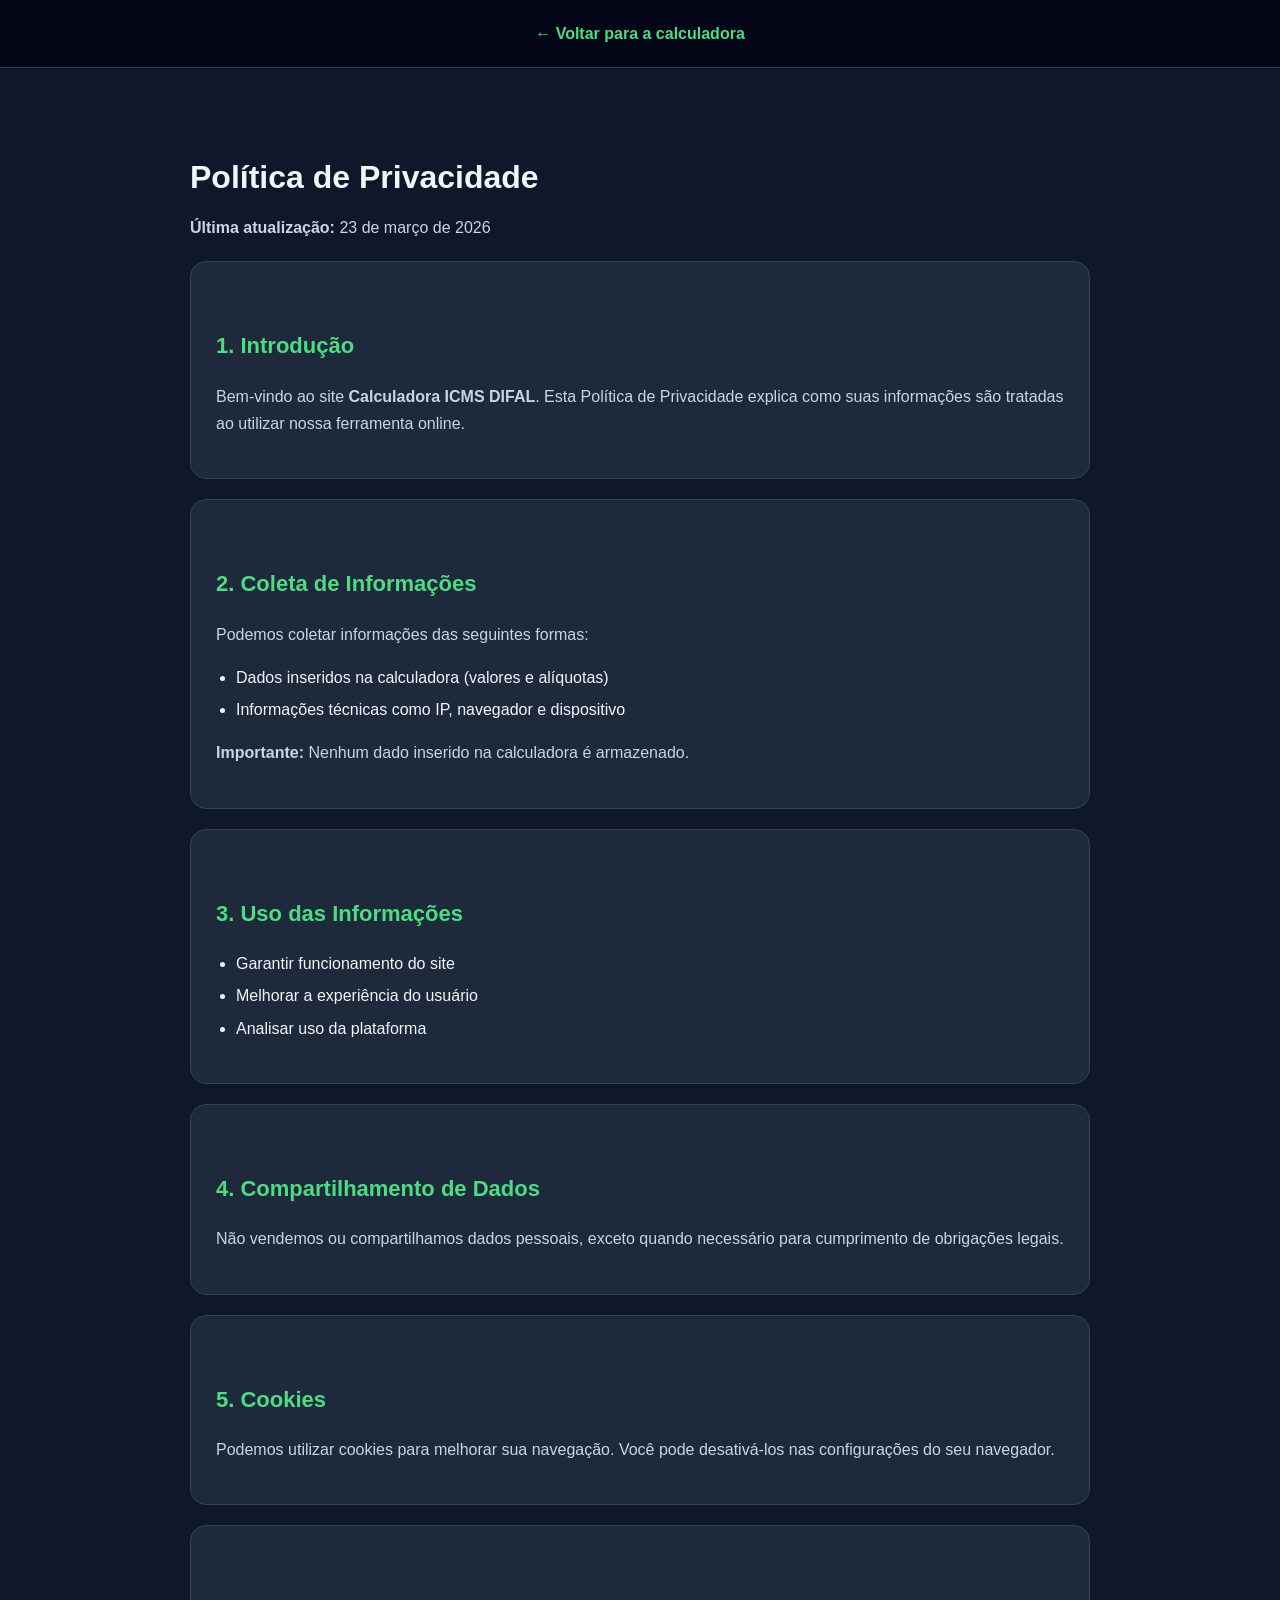
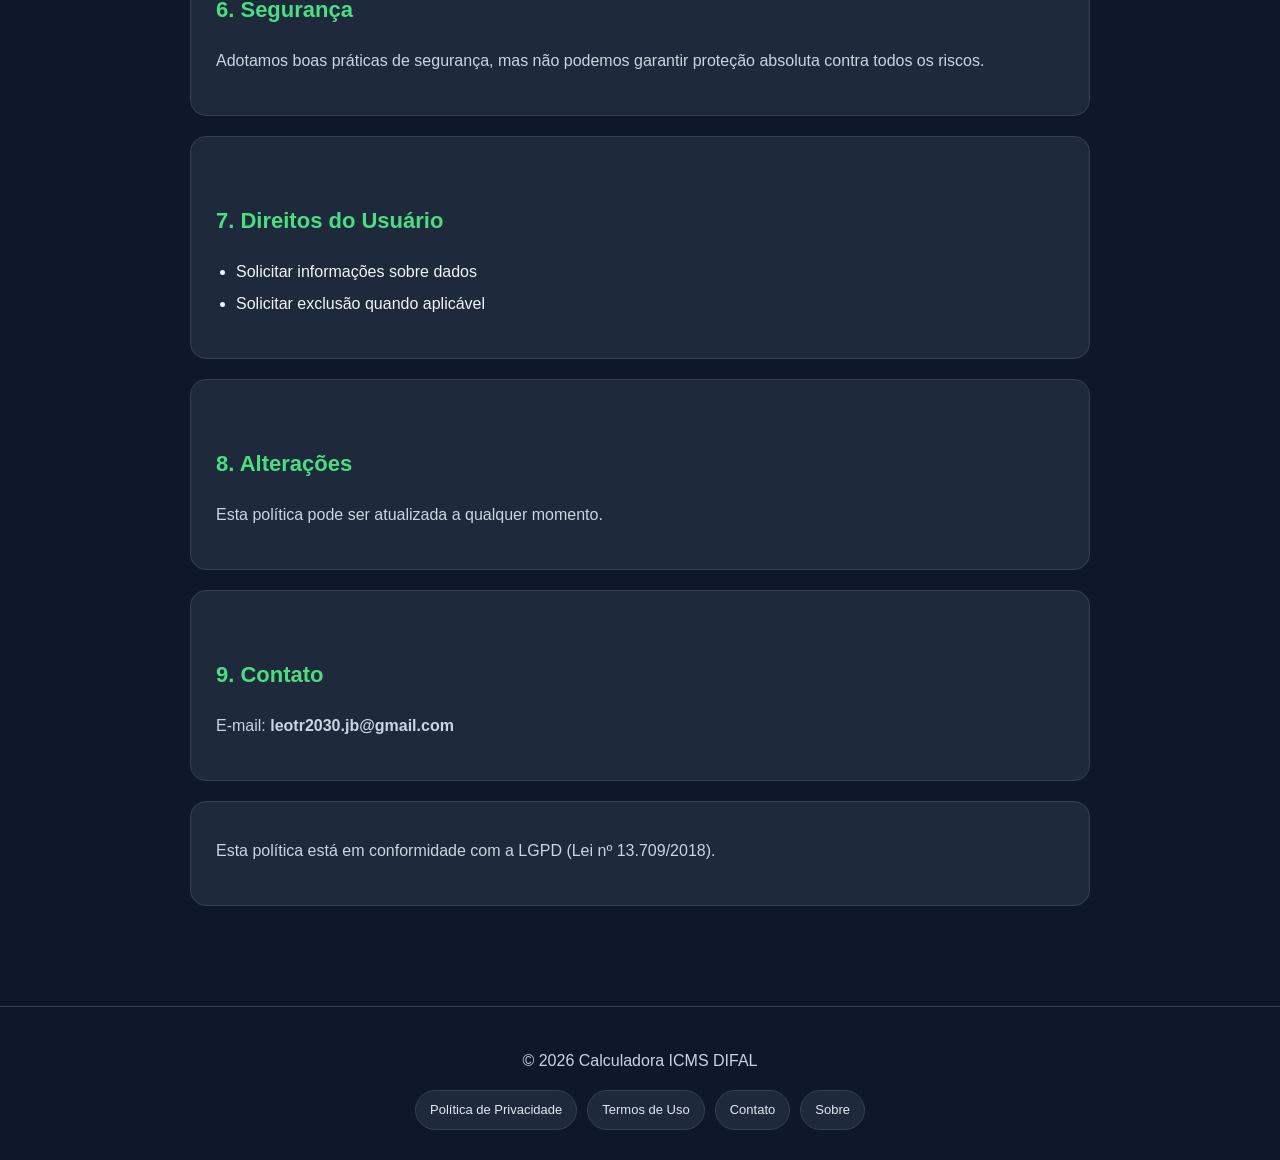
<file: politica-de-privacidade.html>
<!DOCTYPE html>
<html lang="pt-BR">
<head>
  <meta charset="UTF-8">
  <meta name="viewport" content="width=device-width, initial-scale=1.0">
  <title>Política de Privacidade | Calculadora ICMS DIFAL</title>
  <style>
    body {
      font-family: 'Segoe UI', Tahoma, Geneva, Verdana, sans-serif;
      margin: 0;
      background: #0f172a;
      color: #f1f5f9;
      line-height: 1.7;
    }

    .container {
      max-width: 900px;
      margin: 0 auto;
      padding: 60px 20px;
    }

    h1 {
      font-size: 32px;
      margin-bottom: 10px;
    }

    h2 {
      margin-top: 40px;
      font-size: 22px;
      color: #4ade80;
    }

    p {
      color: #cbd5e1;
      margin-top: 10px;
    }

    ul {
      margin-top: 10px;
      padding-left: 20px;
    }

    li {
      margin-bottom: 5px;
    }

    .box {
      background: #1e293b;
      padding: 25px;
      border-radius: 16px;
      border: 1px solid #334155;
      margin-top: 20px;
    }

    .topo {
      background: #020617;
      padding: 20px;
      border-bottom: 1px solid #334155;
      text-align: center;
    }

    .topo a {
      color: #4ade80;
      text-decoration: none;
      font-weight: bold;
    }

    /* FOOTER */
.footer {
  text-align: center;
  padding: 30px;
  border-top: 1px solid #334155;
  color: #64748b;
  margin-top: 40px;
}

/* BOTÕES DO FOOTER */
.footer-links {
  margin-top: 15px;
  display: flex;
  justify-content: center;
  flex-wrap: wrap;
  gap: 10px;
}

.footer-links a {
  background: #1e293b;
  border: 1px solid #334155;
  color: #e2e8f0;
  padding: 8px 14px;
  border-radius: 999px;
  text-decoration: none;
  font-size: 13px;
  transition: 0.3s;
}

.footer-links a:hover {
  background: #334155;
  transform: translateY(-2px);
}
  </style>
</head>
<body>

<div class="topo">
  <a href="https://calculadora-financeira-ecru.vercel.app/">← Voltar para a calculadora</a>
</div>

<div class="container">

  <h1>Política de Privacidade</h1>
  <p><strong>Última atualização:</strong> 23 de março de 2026</p>

  <div class="box">
    <h2>1. Introdução</h2>
    <p>
      Bem-vindo ao site <b>Calculadora ICMS DIFAL</b>. Esta Política de Privacidade explica como suas informações são tratadas ao utilizar nossa ferramenta online.
    </p>
  </div>

  <div class="box">
    <h2>2. Coleta de Informações</h2>
    <p>Podemos coletar informações das seguintes formas:</p>
    <ul>
      <li>Dados inseridos na calculadora (valores e alíquotas)</li>
      <li>Informações técnicas como IP, navegador e dispositivo</li>
    </ul>
    <p><b>Importante:</b> Nenhum dado inserido na calculadora é armazenado.</p>
  </div>

  <div class="box">
    <h2>3. Uso das Informações</h2>
    <ul>
      <li>Garantir funcionamento do site</li>
      <li>Melhorar a experiência do usuário</li>
      <li>Analisar uso da plataforma</li>
    </ul>
  </div>

  <div class="box">
    <h2>4. Compartilhamento de Dados</h2>
    <p>
      Não vendemos ou compartilhamos dados pessoais, exceto quando necessário para cumprimento de obrigações legais.
    </p>
  </div>

  <div class="box">
    <h2>5. Cookies</h2>
    <p>
      Podemos utilizar cookies para melhorar sua navegação. Você pode desativá-los nas configurações do seu navegador.
    </p>
  </div>

  <div class="box">
    <h2>6. Segurança</h2>
    <p>
      Adotamos boas práticas de segurança, mas não podemos garantir proteção absoluta contra todos os riscos.
    </p>
  </div>

  <div class="box">
    <h2>7. Direitos do Usuário</h2>
    <ul>
      <li>Solicitar informações sobre dados</li>
      <li>Solicitar exclusão quando aplicável</li>
    </ul>
  </div>

  <div class="box">
    <h2>8. Alterações</h2>
    <p>
      Esta política pode ser atualizada a qualquer momento.
    </p>
  </div>

  <div class="box">
    <h2>9. Contato</h2>
    <p>
      E-mail: <b>leotr2030.jb@gmail.com</b>
    </p>
  </div>

  <div class="box">
    <p>
      Esta política está em conformidade com a LGPD (Lei nº 13.709/2018).
    </p>
  </div>

</div>

<footer>
<div class="footer">
  <p>© 2026 Calculadora ICMS DIFAL</p>

  <div class="footer-links">
    <a href="/politica-de-privacidade.html">Política de Privacidade</a>
    <a href="/termos-de-uso.html">Termos de Uso</a>
    <a href="/contato.html">Contato</a>
    <a href="/sobre.html">Sobre</a>
  </div>
</div>
</footer>

</body>
</html>
</file>
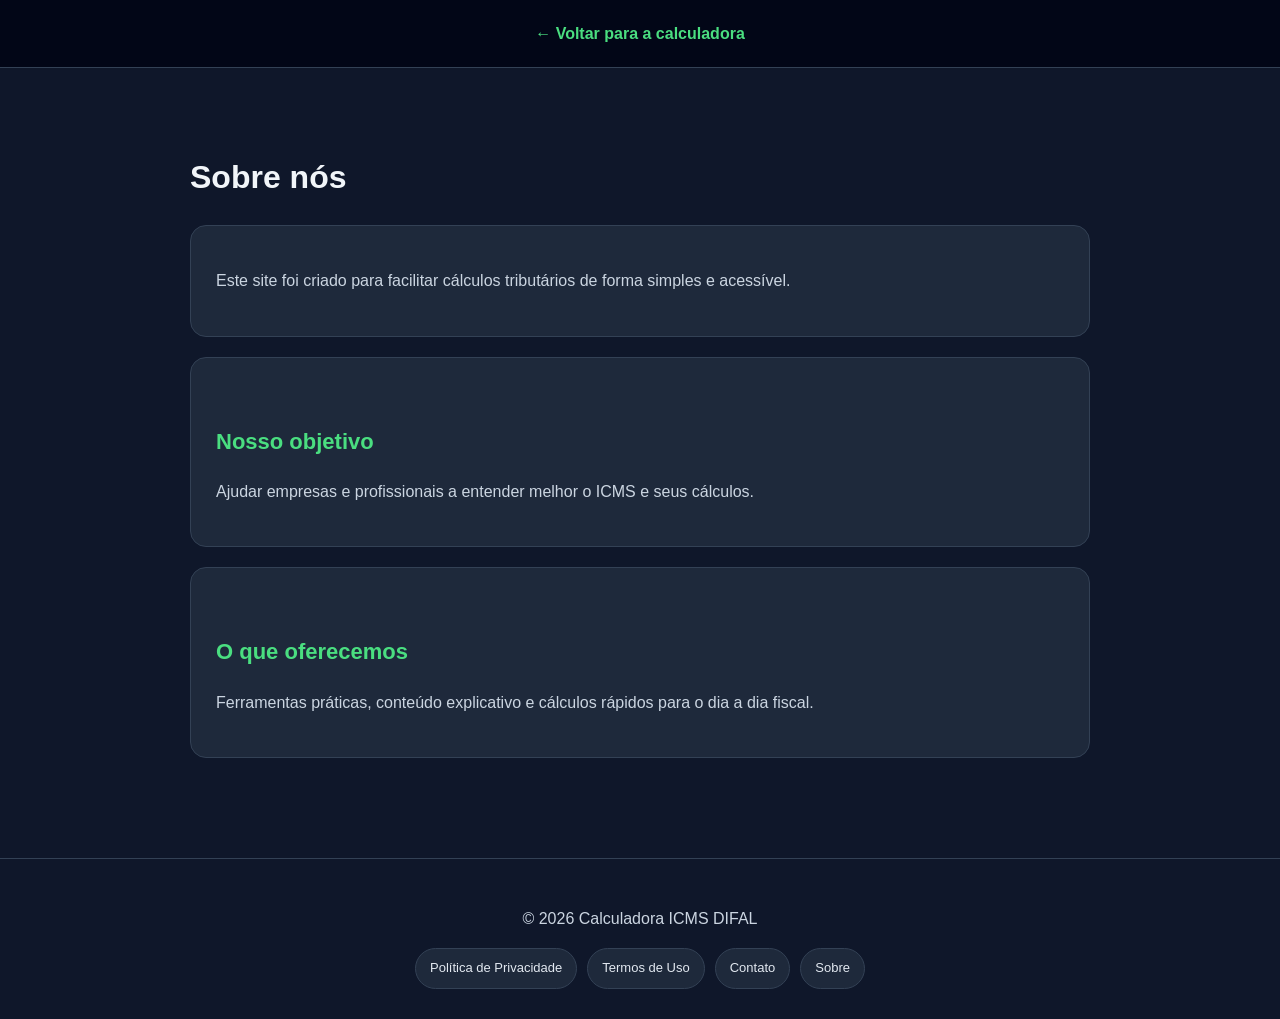
<file: sobre.html>
<!DOCTYPE html>
<html lang="pt-BR">
<head>
<meta charset="UTF-8">
<meta name="viewport" content="width=device-width, initial-scale=1.0">
<title>Sobre | Calculadora ICMS DIFAL</title>

<style>
body {
  font-family: 'Segoe UI', Tahoma, Geneva, Verdana, sans-serif;
  margin: 0;
  background: #0f172a;
  color: #f1f5f9;
  line-height: 1.7;
}

.container {
  max-width: 900px;
  margin: 0 auto;
  padding: 60px 20px;
}

h1 { font-size: 32px; }
h2 { margin-top: 40px; font-size: 22px; color: #4ade80; }
p { color: #cbd5e1; }

.box {
  background: #1e293b;
  padding: 25px;
  border-radius: 16px;
  border: 1px solid #334155;
  margin-top: 20px;
}

.topo {
  background: #020617;
  padding: 20px;
  border-bottom: 1px solid #334155;
  text-align: center;
}

.topo a {
  color: #4ade80;
  text-decoration: none;
  font-weight: bold;
}
/* FOOTER */
.footer {
  text-align: center;
  padding: 30px;
  border-top: 1px solid #334155;
  color: #64748b;
  margin-top: 40px;
}

/* BOTÕES DO FOOTER */
.footer-links {
  margin-top: 15px;
  display: flex;
  justify-content: center;
  flex-wrap: wrap;
  gap: 10px;
}

.footer-links a {
  background: #1e293b;
  border: 1px solid #334155;
  color: #e2e8f0;
  padding: 8px 14px;
  border-radius: 999px;
  text-decoration: none;
  font-size: 13px;
  transition: 0.3s;
}

.footer-links a:hover {
  background: #334155;
  transform: translateY(-2px);
}
</style>
</head>

<body>

<div class="topo">
  <a href="https://calculadora-financeira-ecru.vercel.app/">← Voltar para a calculadora</a>
</div>

<div class="container">
  <h1>Sobre nós</h1>

  <div class="box">
    <p>
      Este site foi criado para facilitar cálculos tributários de forma simples e acessível.
    </p>
  </div>

  <div class="box">
    <h2>Nosso objetivo</h2>
    <p>
      Ajudar empresas e profissionais a entender melhor o ICMS e seus cálculos.
    </p>
  </div>

  <div class="box">
    <h2>O que oferecemos</h2>
    <p>
      Ferramentas práticas, conteúdo explicativo e cálculos rápidos para o dia a dia fiscal.
    </p>
  </div>
</div>

<footer>
<div class="footer">
  <p>© 2026 Calculadora ICMS DIFAL</p>

  <div class="footer-links">
    <a href="/politica-de-privacidade.html">Política de Privacidade</a>
    <a href="/termos-de-uso.html">Termos de Uso</a>
    <a href="/contato.html">Contato</a>
    <a href="/sobre.html">Sobre</a>
  </div>
</div>
</footer>

</body>
</html>
</file>
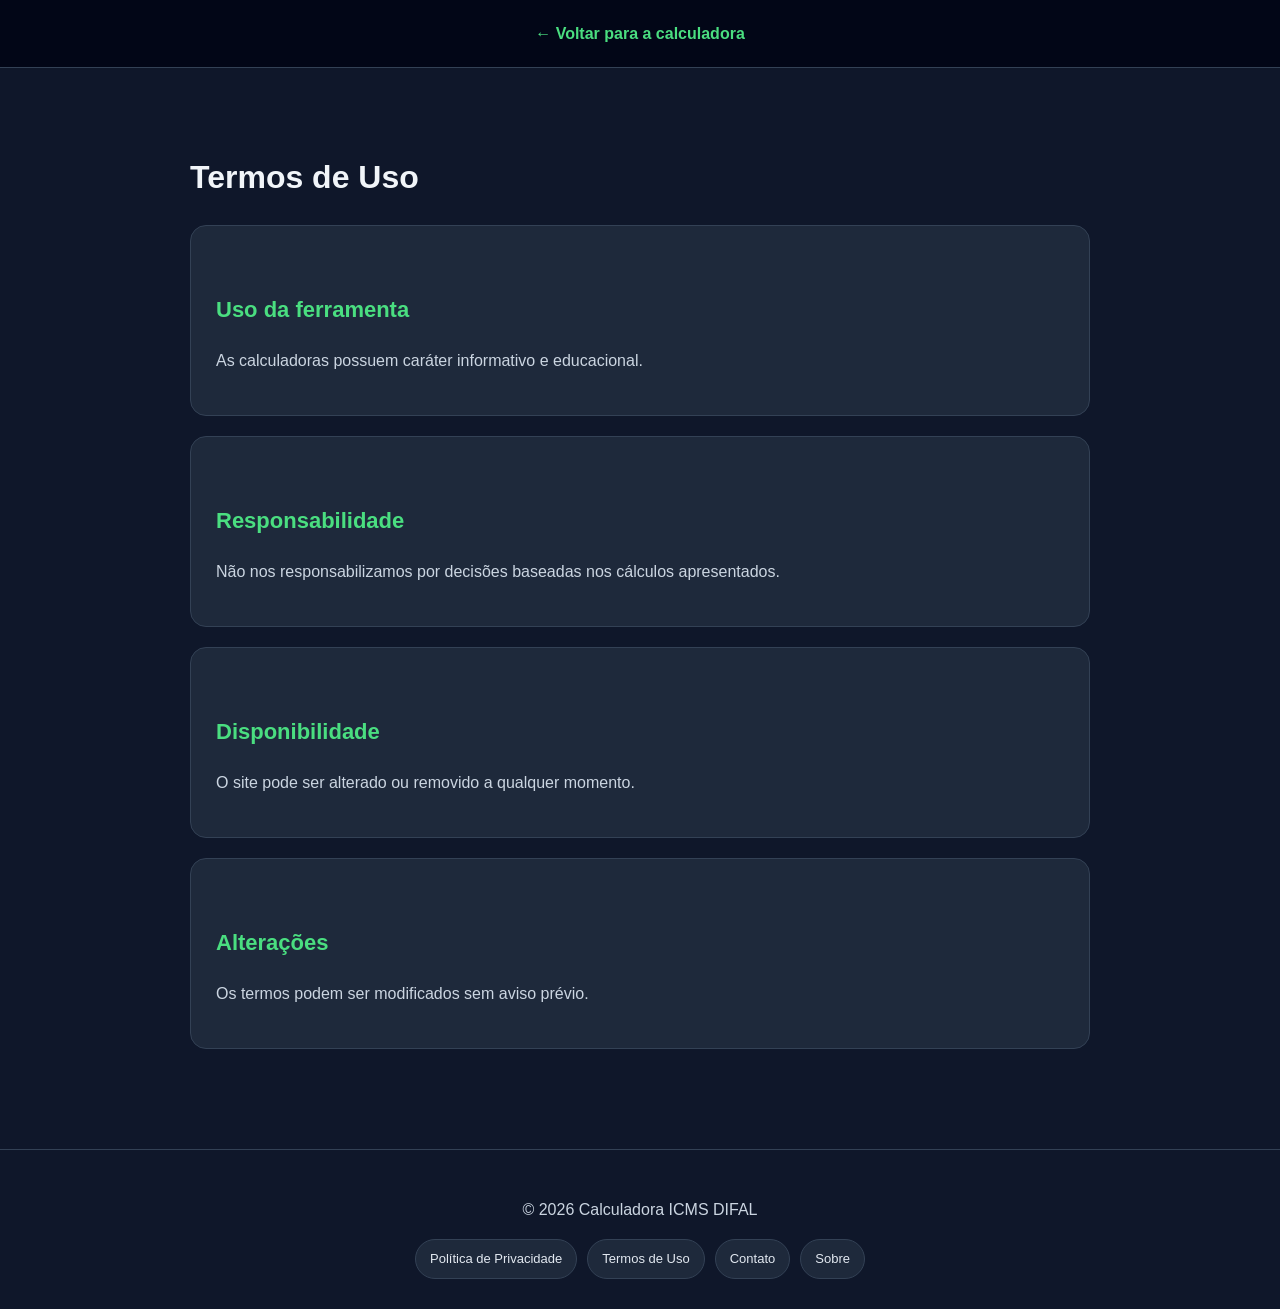
<file: termos-de-uso.html>
<!DOCTYPE html>
<html lang="pt-BR">
<head>
<meta charset="UTF-8">
<meta name="viewport" content="width=device-width, initial-scale=1.0">
<title>Termos de Uso | Calculadora ICMS DIFAL</title>

<style>
body {
  font-family: 'Segoe UI', Tahoma, Geneva, Verdana, sans-serif;
  margin: 0;
  background: #0f172a;
  color: #f1f5f9;
  line-height: 1.7;
}

.container {
  max-width: 900px;
  margin: 0 auto;
  padding: 60px 20px;
}

h1 { font-size: 32px; }
h2 { margin-top: 40px; font-size: 22px; color: #4ade80; }
p { color: #cbd5e1; }

.box {
  background: #1e293b;
  padding: 25px;
  border-radius: 16px;
  border: 1px solid #334155;
  margin-top: 20px;
}

.topo {
  background: #020617;
  padding: 20px;
  border-bottom: 1px solid #334155;
  text-align: center;
}

.topo a {
  color: #4ade80;
  text-decoration: none;
  font-weight: bold;
}

/* FOOTER */
.footer {
  text-align: center;
  padding: 30px;
  border-top: 1px solid #334155;
  color: #64748b;
  margin-top: 40px;
}

/* BOTÕES DO FOOTER */
.footer-links {
  margin-top: 15px;
  display: flex;
  justify-content: center;
  flex-wrap: wrap;
  gap: 10px;
}

.footer-links a {
  background: #1e293b;
  border: 1px solid #334155;
  color: #e2e8f0;
  padding: 8px 14px;
  border-radius: 999px;
  text-decoration: none;
  font-size: 13px;
  transition: 0.3s;
}

.footer-links a:hover {
  background: #334155;
  transform: translateY(-2px);
}
</style>
</head>

<body>

<div class="topo">
  <a href="https://calculadora-financeira-ecru.vercel.app/">← Voltar para a calculadora</a>
</div>

<div class="container">
  <h1>Termos de Uso</h1>

  <div class="box">
    <h2>Uso da ferramenta</h2>
    <p>As calculadoras possuem caráter informativo e educacional.</p>
  </div>

  <div class="box">
    <h2>Responsabilidade</h2>
    <p>Não nos responsabilizamos por decisões baseadas nos cálculos apresentados.</p>
  </div>

  <div class="box">
    <h2>Disponibilidade</h2>
    <p>O site pode ser alterado ou removido a qualquer momento.</p>
  </div>

  <div class="box">
    <h2>Alterações</h2>
    <p>Os termos podem ser modificados sem aviso prévio.</p>
  </div>
</div>

<footer>
<div class="footer">
  <p>© 2026 Calculadora ICMS DIFAL</p>

  <div class="footer-links">
    <a href="/politica-de-privacidade.html">Política de Privacidade</a>
    <a href="/termos-de-uso.html">Termos de Uso</a>
    <a href="/contato.html">Contato</a>
    <a href="/sobre.html">Sobre</a>
  </div>
</div>
</footer>

</body>
</html>
</file>
<file: style.css>
/* --- CONFIGURAÇÕES GERAIS E TRANSICÃO DE TEMA --- */
body {
    font-family: 'Segoe UI', Tahoma, Geneva, Verdana, sans-serif;
    margin: 0;
    transition: background 0.4s ease, color 0.4s ease;
    background: #f1f5f9;
    color: #1e293b;
    overflow-x: hidden;
    padding-top: 70px;
}

* {
    margin: 0;
    padding: 0;
    box-sizing: border-box;
}
/* --- ANIMAÇÕES (Keyframes) --- */
@keyframes fadeInUp {
    from {
        opacity: 0;
        transform: translateY(30px);
    }
    to {
        opacity: 1;
        transform: translateY(0);
    }
}

@keyframes pulse {
    0% { box-shadow: 0 0 0 0 rgba(76, 123, 232, 0.6); }
    70% { box-shadow: 0 0 0 12px rgba(76, 123, 232, 0); }
    100% { box-shadow: 0 0 0 0 rgba(76, 123, 232, 0); }
}

.animar-entrada {
    animation: fadeInUp 0.7s ease-out forwards;
}

.animar-entrada-atraso {
    animation: fadeInUp 0.7s ease-out 0.3s forwards;
    opacity: 0;
}

/* --- MENU --- */
.menu { 
    position: fixed; /* Faz o menu ficar parado no topo */
    top: 0;
    left: 0;
    width: 100%;
    background: #1e293b; 
    padding: 15px 0; 
    box-shadow: 0 4px 12px rgba(0,0,0,0.15); /* Sombra para dar profundidade */
    z-index: 1000; /* Garante que ele fique acima de tudo */
    transition:all .3s ease;
    transition: background 0.3s ease, backdrop-filter 0.3s ease, box-shadow 0.3s ease;
}
.menu.topo {
    background: #1e293b;
}
.menu.scroll {
    background: rgba(30, 41, 59, 0.65);
    backdrop-filter: blur(10px);
    -webkit-backdrop-filter: blur(10px);
    box-shadow: 0 8px 25px rgba(0,0,0,0.2);
}
.menu-container {
    max-width: 1100px;
    margin: 0 auto;
    padding: 0 20px;
    display: flex;
    align-items: center;
    justify-content: space-between;
    transform: translateZ(0);
}

.menu nav a { 
    color: #cbd5e1; 
    margin-left: 20px; 
    text-decoration: none; 
    font-size: 14px; 
    transition: 0.3s;
}
.menu nav a:hover { color: #3b82f6; }
.logo { color: white; margin: 0; font-weight: 800; }

.botaoTema {
    background: #334155;
    color: white;
    border: none;
    padding: 8px 15px;
    border-radius: 8px;
    cursor: pointer;
    font-size: 16px;
    transition: transform 0.2s;
}
.botaoTema:active { transform: scale(0.9); }

/* --- LAYOUT CENTRALIZADO E LARGURA --- */
.secao-principal {
    display: flex;
    justify-content: center; /* Centraliza horizontalmente */
    width: 100%;
}

.layout {
    display: flex;
    gap: 30px;
    width: 100%;
    max-width: 900px;
    width: 100%; 
    margin: 0 auto; 
    padding: 60px 20px;
    flex-wrap: wrap;
    justify-content: center; 
}
.coluna-calculadora { flex: 1.3; min-width: 320px; width: 100%; }
.coluna-texto {
    flex: 0.7;
    min-width: 300px;
}
.coluna-texto p { line-height: 1.7; color: #475569; }

/* --- CARD E SOMBRAS --- */
.card {
    padding: 35px;
    border-radius: 24px;
    background: white;
    box-shadow: 0 20px 40px rgba(0,0,0,0.06), 0 5px 15px rgba(0,0,0,0.04);
    border: 1px solid rgba(255,255,255,0.8);
    width: 100%;
    margin-bottom: 20px;
    box-sizing: border-box; /* Garante padding correto */
}

.card h1 { margin-top: 0; font-size: 26px; letter-spacing: -0.5px; }

.campo { margin-top: 22px; width: 100%; }
.campo label { 
    display: flex; 
    align-items: center; 
    margin-bottom: 8px; 
    font-weight: 600; 
    font-size: 14px; 
}

/* TOOLTIP ESTILIZADO */
.help-icon {
    position: relative;
    display: inline-flex;
    align-items: center;
    justify-content: center;
    width: 17px;
    height: 17px;
    background-color: #94a3b8;
    color: white;
    border-radius: 50%;
    font-size: 11px;
    cursor: help;
    margin-left: 8px;
    transition: 0.3s;
}
.help-icon:hover { background-color: #4c7be8; }

.tooltip-text {
    visibility: hidden;
    width: 220px;
    background-color: #1e293b;
    color: #fff;
    text-align: center;
    border-radius: 10px;
    padding: 12px;
    position: absolute;
    z-index: 10;
    bottom: 160%;
    left: 50%;
    transform: translateX(-50%) translateY(10px);
    opacity: 0;
    transition: all 0.3s cubic-bezier(0.68, -0.55, 0.265, 1.55);
    font-weight: normal;
    font-size: 12px;
    box-shadow: 0 10px 20px rgba(0,0,0,0.2);
}

.help-icon:hover .tooltip-text {
    visibility: visible;
    opacity: 1;
    transform: translateX(-50%) translateY(0);
}

/* INPUTS E SELECTS UNIFICADOS (Garante mesmo tamanho) */
input, select {
    width: 100%;
    height: 48px;
    padding: 10px 15px;
    border: 1px solid #e2e8f0;
    border-radius: 12px;
    font-size: 15px;
    transition: 0.3s;
    background: #f8fafc;
    box-sizing: border-box; /* Crucial para o tamanho unificado */
}
input:focus, select:focus {
    outline: none;
    border-color: #3b82f6;
    background: white;
    box-shadow: 0 0 0 4px rgba(59, 130, 246, 0.1);
}

/* CHECKBOX */
.campo-check {
    margin: 25px 0;
    display: flex;
    align-items: center;
    gap: 12px;
}
.checkbox-container {
    display: flex;
    align-items: center;
    cursor: pointer;
}
.checkbox-container input {
    width: 20px;
    height: 20px;
    accent-color: #4c7be8;
}
.label-text { 
    font-size: 14px; 
    color: #1e293b; /* cor padrão (modo claro) */
    user-select: none; 
}
body.dark .label-text {
    color: #f1f5f9;
}
/* BOTÃO CALCULAR */
.botaoCalcular {
    width: 100%;
    background: #4c7be8;
    color: white;
    border: none;
    padding: 16px;
    border-radius: 12px;
    cursor: pointer;
    margin-top: 25px;
    margin-bottom: 10px;
    font-weight: 700;
    font-size: 16px;
    transition: 0.3s;
    animation: pulse 2.5s infinite;
}
.botaoCalcular:hover { 
    background: #2563eb; 
    transform: translateY(-2px);
    animation: none;
}

/* RESULTADOS */
.resultado { 
    margin-top: 30px; 
    padding: 20px; 
    border-radius: 16px; 
    background: #f1f5f9; 
    border: 1px solid #e2e8f0; 
}
.resultado-titulo { display: flex; justify-content: space-between; font-size: 11px; color: #64748b; margin-top: 15px; text-transform: uppercase; font-weight: 700; }
.resultado-linha { display: flex; justify-content: space-between; padding: 12px 0; font-weight: 600; border-bottom: 1px solid #e2e8f0; }
.destaque { color: #3b82f6; border-bottom: none; font-size: 22px; padding-top: 15px; }

/* SEÇÃO TABELA E IMAGEM */
.secao-tabela { padding: 80px 20px; text-align: center; background: #fff; width: 100%; display: flex; justify-content: center; }
.imagemTabela { 
    display: block; 
    margin: 40px auto;
    width: 100%; 
    max-width: 100%; 
    height: auto;
    border-radius: 20px; 
    box-shadow: 0 30px 60px rgba(0,0,0,0.12);
    transition: 0.5s cubic-bezier(0.175, 0.885, 0.32, 1.275);
}
.imagemTabela:hover {
    transform: scale(1.03) translateY(-10px);
    box-shadow: 0 40px 80px rgba(0,0,0,0.18);
}

/* FOOTER */
.footer { 
    text-align: center; 
    padding: 50px; 
    background: #1e293b; 
    color: #94a3b8; 
    width: 100%; 
}

/* --- DARK MODE --- */
body.dark { background: #0f172a; color: #f1f5f9; }
body.dark .card { background: #1e293b; border-color: #334155; box-shadow: 0 25px 50px rgba(0,0,0,0.4); }
body.dark .coluna-texto p { color: #94a3b8; }
body.dark input, body.dark select { background: #0f172a; color: white; border-color: #334155; }
body.dark .resultado { background: #020617; border-color: #334155; }
body.dark .resultado-linha { border-color: #334155; }
body.dark .destaque { color: #4ade80; }
body.dark .secao-tabela { background: #0f172a; }
body.dark .imagemTabela { box-shadow: 0 30px 70px rgba(0,0,0,0.6); }

/* RESPONSIVIDADE */
@media (max-width: 768px) {
    .secao-principal, .secao-tabela, .footer { width: 100%; box-sizing: border-box; }
    .layout { padding: 40px 20px; gap: 40px; max-width: 100%; }
    .coluna-calculadora, .coluna-texto { flex: 100%; width: 100%; }
    .card { padding: 20px; }
    .botaoCalcular { animation: none; }
}
/* --- FOOTER SIMPLIFICADO --- */
.footer {
    background: #1e293b;
    color: #f1f5f9;
    padding: 50px 20px 40px;
    margin-top: 80px;
    border-top: 1px solid rgba(255,255,255,0.05);
}

.footer-container {
    max-width: 900px; /* Mantém o alinhamento de 900px da calculadora */
    margin: 0 auto;
}

.footer-grid {
    display: flex;
    justify-content: center;
    margin-bottom: 30px;
}

.footer-col.centralizado {
    text-align: center;
    max-width: 600px;
}

.footer-col h3.logo-footer {
    color: #fff;
    margin-bottom: 15px;
    font-size: 24px;
    font-weight: 800;
}

.footer-col p {
    font-size: 15px;
    line-height: 1.6;
    color: #94a3b8;
    margin: 0;
}

/* LINHA INFERIOR */
.footer-bottom {
    border-top: 1px solid rgba(148, 163, 184, 0.1);
    padding-top: 25px;
    text-align: center;
}

.footer-bottom p {
    font-size: 13px;
    color: #64748b;
    margin: 0;
}

/* AJUSTE DARK MODE */
body.dark .footer {
    background: #020617;
}
/* Container para os dois checkboxes ficarem lado a lado */
.grupo-checkbox {
    display: flex;
    gap: 20px;
    flex-wrap: wrap;
    margin: 25px 0;
}

/* Alinhamento de cada item (checkbox + texto) */
.item-check {
    display: flex;
    align-items: center;
    gap: 10px;
}

/* Classe para o campo de FCP começar escondido */
.fcp-input-oculto {
    display: none;
    margin-top: 10px;
}

/* Animação suave quando o campo aparecer (opcional, já que você tem keyframes) */
#campoFCPInput {
    animation: fadeInUp 0.4s ease;
}
/* --- CHECKBOX CIRCULAR PERFEITO --- */
.campo-check {
    margin: 25px 0;
    display: flex;
    align-items: center;
    gap: 12px;
}

.checkbox-container {
    display: inline-flex; /* Mudado para inline-flex para não esticar */
    align-items: center;
    justify-content: center;
    cursor: pointer;
    width: 22px; 
    height: 22px;
    flex-shrink: 0; /* Impede que o container achate */
}

.checkbox-container input[type="checkbox"] {
    appearance: none;
    -webkit-appearance: none;
    width: 20px; /* Tamanho fixo */
    height: 20px; /* Tamanho fixo */
    border: 2.5px solid #475569; 
    border-radius: 50%; /* Garante o círculo */
    background: #ffffff;
    cursor: pointer;
    transition: all 0.2s ease;
    display: flex;
    align-items: center;
    justify-content: center;
    margin: 0;
    padding: 0;
    flex-shrink: 0; /* Impede que o input fique oval */
    box-sizing: border-box;
}

/* Quando marcado: Fundo escuro */
.checkbox-container input[type="checkbox"]:checked {
    background: #1e293b; 
    border-color: #1e293b;
}

/* O "ponto final" branco dentro */
.checkbox-container input[type="checkbox"]:checked::after {
    content: '';
    width: 8px;
    height: 8px;
    background: #ffffff;
    border-radius: 50%;
    display: block;
    flex-shrink: 0;
}

/* --- AJUSTE DARK MODE (MAIS ESCURO E VISÍVEL) --- */
body.dark .checkbox-container input[type="checkbox"] {
    background: #0f172a;
    border-color: #64748b; /* Borda mais visível no escuro */
}

body.dark .checkbox-container input[type="checkbox"]:checked {
    background: #4c7be8; /* Azul destaque para o ponto final */
    border-color: #4c7be8;
}
/* Ajuste para o seletor de FCP aparecer ao lado */
#fcp_select {
    border-radius: 8px;
    font-size: 13px;
    border: 2px solid #475569;
    background: #fff;
    cursor: pointer;
    animation: fadeInSlide 0.3s ease;
}

@keyframes fadeInSlide {
    from { opacity: 0; transform: translateX(-10px); }
    to { opacity: 1; transform: translateX(0); }
}

body.dark #fcp_select {
    background: #1e293b;
    color: #fff;
    border-color: #64748b;
}
@media (max-width: 1024px) {
    .layout {
        flex-direction: column;
        align-items: center;
        padding: 40px 20px;
        gap: 30px;
    }

    .coluna-calculadora,
    .coluna-texto {
        width: 100%;
        max-width: 700px;
        flex: none;
    }
    .imagemTabela {
        max-width: 100%;
        height: auto;
    }
}
/* Ajuste específico para o ícone dentro da área de resultados */
.resultado-linha span .help-icon {
    width: 15px;
    height: 15px;
    font-size: 10px;
    margin-left: 5px;
    vertical-align: middle;
}

/* Garante que o tooltip não fique cortado se o card for pequeno */
.resultado {
    position: relative; 
}
.secao-explicao {
    padding: 60px 20px;
    background: #f8fafc;
    display: flex;
    justify-content: center;
}

body.dark .secao-explicao {
    background: #0f172a;
}

.container-texto {
    max-width: 900px;
    width: 100%;
    line-height: 1.8;
}

.grid-explicao {
    display: grid;
    grid-template-columns: 1fr 1fr;
    gap: 30px;
    margin: 30px 0;
}

.formula-box {
    background: #e2e8f0;
    padding: 30px;
    border-radius: 16px;
    text-align: center;
    margin: 40px 0;
}

body.dark .formula-box {
    background: #1e293b;
    border: 1px solid #334155;
}

.formula {
    font-size: 1.2rem;
    font-weight: bold;
    color: #2563eb;
    margin: 15px 0;
}

body.dark .formula {
    color: #4ade80;
}

@media (max-width: 768px) {
    .grid-explicao {
        grid-template-columns: 1fr;
    }
}
/* MODAL IMAGEM (ZOOM) */
.modal-imagem {
    display: none;
    position: fixed;
    z-index: 9999;
    padding: 20px;
    left: 0;
    top: 0;
    width: 100%;
    height: 100%;
    background: rgba(0,0,0,0.9);
    justify-content: center;
    align-items: center;
}

.conteudo-modal {
    max-width: 95%;
    max-height: 90%;
    border-radius: 12px;
    transition: transform 0.2s ease;
    transform-origin: center center;
    cursor: zoom-in;
    touch-action: none; /* importante pro mobile */
}

@keyframes zoomIn {
    from {
        transform: scale(0.8);
        opacity: 0;
    }
    to {
        transform: scale(1);
        opacity: 1;
    }
}

.fechar-modal {
    position: absolute;
    top: 20px;
    right: 30px;
    color: #fff;
    font-size: 35px;
    font-weight: bold;
    cursor: pointer;
}

/* cursor de clique na imagem */
.imagemTabela {
    cursor: zoom-in;
}
/* BOTÃO HAMBURGUER */
.menu-toggle {
    display: block;
    font-size: 22px;
    background: none;
    border: none;
    color: white;
    cursor: pointer;
}

/* OVERLAY */
.overlay {
    position: fixed;
    top: 0;
    left: 0;
    width: 100%;
    height: 100%;
    background: rgba(0,0,0,0.5);
    opacity: 0;
    pointer-events: none;
    transition: 0.3s;
    z-index: 1050;
}

.overlay.ativo {
    opacity: 1;
    pointer-events: all;
}

/* MENU LATERAL */
.side-menu {
    position: fixed;
    top: 0;
    left: -260px;
    width: 260px;
    height: 100%;
    background: #1e293b;
    padding: 20px;
    display: flex;
    flex-direction: column;
    gap: 10px;
    transition: transform 0.3s cubic-bezier(0.4, 0, 0.2, 1);
    z-index: 1100;
}


.side-menu.ativo {
    left: 0;
}
.side-menu.ativo ~ #menuSensor {
    pointer-events: none;
}
/* --- ESTILIZAÇÃO DO CONTEÚDO DO MENU LATERAL --- */
.side-menu a {
    color: #cbd5e1; /* Cor cinza clara */
    text-decoration: none;
    padding: 12px 15px;
    border-radius: 8px;
    font-size: 16px;
    transition: all 0.2s ease;
    display: block;
}

.side-menu a:hover {
    background: rgba(255, 255, 255, 0.08);
    color: #ffffff;
    padding-left: 20px; /* Efeito de deslize no hover */
}

.divider {
    height: 1px;
    background: rgba(255, 255, 255, 0.1);
    margin: 15px 0;
}

/* Estilo do botão de alternar tema dentro do menu */
.menu-item {
    background: #334155;
    color: white;
    border: none;
    padding: 12px 15px;
    border-radius: 8px;
    cursor: pointer;
    text-align: left;
    font-size: 15px;
    font-family: inherit;
    transition: background 0.2s;
}

.menu-item:hover {
    background: #475569;
}

/* Ajuste para o botão hambúrguer não sumir no topo */
.menu-toggle {
    transition: transform 0.2s;
}
.menu-toggle:active {
    transform: scale(0.9);
}
/* --- BOTÃO DE FECHAR NO MENU --- */
.fechar-menu {
    background: none;
    border: none;
    color: #cbd5e1;
    font-size: 24px;
    cursor: pointer;
    align-self: flex-end; /* Joga a seta para a direita */
    padding: 10px;
    margin-bottom: 10px;
    transition: transform 0.2s, color 0.2s;
    display: flex;
    align-items: center;
    justify-content: center;
}

.fechar-menu:hover {
    color: #ffffff;
    transform: translateX(5px); /* Pequeno movimento para a direita */
}

/* Garante que o menu lateral use flexbox para alinhar a seta */
.side-menu {
    display: flex;
    flex-direction: column;
}
.menu-sensor {
    position: fixed;
    top: 0;
    width: 80px;
    height: 100vh;
    z-index: 1200;
    background: transparent;
}
.side-menu {
    transition: transform 0.3s cubic-bezier(0.4, 0, 0.2, 1);
}

/* Ajuste para o menu lateral ser fluido */
.side-menu {
    transition: transform 0.3s cubic-bezier(0.4, 0, 0.2, 1), left 0.3s ease;
    z-index: 1100; /* Acima do sensor e do header fixo */
}

/* Opcional: destaque visual quando o menu está aberto */
.side-menu.ativo {
    box-shadow: 5px 0 25px rgba(0,0,0,0.5);
}
/* Sensor posicionado sobre o ícone */
.sensor-inteligente {
    position: absolute;
    left: 10px; /* Alinhado ao início do container */
    top: 50%;
    transform: translateY(-50%);
    width: 80px;  /* Área de detecção lateral */
    height: 60px; /* Área de detecção vertical */
    background: transparent; /* Invisível */
    z-index: 101; /* Acima do botão para detectar o mouse antes */
    cursor: pointer;
}

/* Ajuste para o container do menu permitir o posicionamento absoluto do sensor */
.menu-container {
    position: relative;
}
/* Faixa de ativação vertical alinhada ao ícone */
.sensor-vertical {
    position: fixed;
    top: 0;
    /* Ajuste este valor para alinhar exatamente com o seu ícone */
    left: 15px; 
    width: 40px; /* Largura da "zona de detecção" */
    height: 100vh;
    background: transparent; /* Mude para rgba(255,0,0,0.1) se quiser ver onde ela está para testar */
    z-index: 1050;
}

/* Garante que o menu lateral tenha prioridade de clique quando aberto */
.side-menu.ativo {
    z-index: 1100;
}
.menu-texto {
    font-size: 18px;
    color: #cbd5e1;
}
/* MENU DESKTOP */
.menu-links {
    display: flex;
    align-items: center;
    gap: 20px;
}

.menu-links a {
    color: #cbd5e1;
    text-decoration: none;
    font-size: 14px;
    transition: 0.2s;
}

.menu-links a:hover {
    color: #3b82f6;
}

/* BOTÃO MOBILE ESCONDIDO NO DESKTOP */
.menu-toggle {
    display: none;
}

/* MOBILE */
@media (max-width: 768px) {
    .menu-links {
        display: none;
    }

    .menu-toggle {
        display: block;
        font-size: 24px;
        background: none;
        border: none;
        color: white;
        cursor: pointer;
    }
}
.aviso-footer {
    margin: 20px auto 10px;
    max-width: 700px;
    text-align: center;
}

.aviso-footer p {
    font-size: 12px;
    color: #64748b;
    line-height: 1.5;
}

body.dark .aviso-footer p {
    color: #94a3b8;
}
.secao-seo {
    padding: 60px 20px;
    display: flex;
    justify-content: center;
    background: #ffffff;
}

body.dark .secao-seo {
    background: #020617;
}

.secao-seo .container-texto {
    max-width: 900px;
    line-height: 1.7;
}

.secao-seo h2 {
    font-size: 26px;
    margin-bottom: 20px;
}

.secao-seo h3 {
    margin-top: 30px;
    margin-bottom: 10px;
    font-size: 20px;
}

.secao-seo p {
    color: #475569;
    margin-bottom: 10px;
}

body.dark .secao-seo p {
    color: #94a3b8;
}

.secao-seo ul {
    margin-top: 10px;
    padding-left: 20px;
}

.secao-seo li {
    margin-bottom: 5px;
}
.politica-privacidade {
    margin-top: 10px;
}

/* remove setas */
input[type=number]::-webkit-outer-spin-button,
input[type=number]::-webkit-inner-spin-button {
-webkit-appearance: none;
margin: 0;
}

.input-number{
position:relative;
}

.input-number input{
padding-right:55px;
}

.input-arrows{
position:absolute;
right:14px;
top:50%;
transform:translateY(-50%);
display:flex;
flex-direction:column;
gap:2px;
}

.input-arrows button{
width:24px;
height:16px;
border-radius:4px;
border:1px solid var(--borda);
background:var(--card);
color:var(--texto);
cursor:pointer;
font-size:10px;
display:flex;
align-items:center;
justify-content:center;
transition:all .15s ease;
}

.input-arrows button:hover{
background:var(--primaria);
color:white;
transform:scale(1.05);
}

.input-arrows button:active{
transform:scale(.95);
}
.input-arrows{
opacity:0;
transform:translateY(-50%) translateX(5px);
pointer-events:none;
transition:all .15s ease;
}

.input-number:focus-within .input-arrows{
opacity:1;
transform:translateY(-50%) translateX(0);
pointer-events:auto;
}
.escondido {
    display: none;
    opacity: 0;
    transform: translateY(10px);
    transition: .3s;
}

.mostrar {
    display: flex;
    opacity: 1;
    transform: translateY(0);
}
.secao-seo {
    padding: 60px 20px;
    background: #f8fafc;
}

.container-texto {
    max-width: 900px;
    margin: 0 auto;
    line-height: 1.7;
}

.secao-seo h2 {
    font-size: 24px;
    margin-bottom: 15px;
}

.secao-seo h3 {
    margin-top: 25px;
}
.footer-links {
    margin: 20px 0;
    display: flex;
    justify-content: center;
    gap: 15px;
    flex-wrap: wrap;
}

.footer-links a {
    color: #94a3b8;
    text-decoration: none;
    font-size: 13px;
    transition: 0.2s;
}

.footer-links a:hover {
    color: #ffffff;
}
@media (max-width: 768px) {
    .logo {
        font-size: 26px; /* reduz o título no mobile */
    }
}
.secao-outras {
    padding: 80px 20px;
    background: #f8fafc;
    display: flex;
    justify-content: center;
}

body.dark .secao-outras {
    background: #0f172a;
}

.container-outras {
    max-width: 950px;
    width: 100%;
    text-align: center;
}

.container-outras h2 {
    font-size: 28px;
    margin-bottom: 10px;
}

.container-outras p {
    color: #64748b;
}

/* GRID MELHORADO */
.grid-calculadoras {
    display: grid;
    grid-template-columns: repeat(3, minmax(0, 1fr));
    gap: 22px;
    margin-top: 35px;

    max-width: 1000px;
    width: 100%;
    margin-left: auto;
    margin-right: auto;

    padding: 0 20px;
    align-items: stretch;
}

/* CARD MAIS “APP” */
.card-link {
    position: relative;
    display: flex;
    flex-direction: column;
    justify-content: space-between;

    padding: 24px;
    border-radius: 20px;

    background: white;
    text-decoration: none;
    color: #0f172a;

    box-shadow: 0 10px 25px rgba(0,0,0,0.06);
    border: 1px solid rgba(148,163,184,0.2);

    transition: all 0.25s ease;
    min-height: 170px;
}

.card-link:hover {
    transform: translateY(-6px);
    box-shadow: 0 25px 60px rgba(0,0,0,0.12);
    border-color: #3b82f6;
}


/* TAG pequena topo */
.tag {
    font-size: 11px;
    font-weight: 700;
    text-transform: uppercase;
    letter-spacing: 0.6px;

    color: #3b82f6;
    background: rgba(59,130,246,0.1);

    padding: 4px 10px;
    border-radius: 999px;

    width: fit-content;
    margin-bottom: 12px;
}

/* título */
.card-link h3 {
    margin: 0;
    font-size: 18px;
    font-weight: 700;
}

.card-link p {
    margin-top: 8px;
    font-size: 14px;
    color: #64748b;
    line-height: 1.5;
}
/* CTA estilo botão leve */
.cta {
    margin-top: 18px;
    font-weight: 600;
    font-size: 13px;
    color: #3b82f6;

    display: inline-flex;
    align-items: center;
    gap: 6px;
}
/* DARK MODE */
body.dark .card-link {
    background: #1e293b;
    color: #f1f5f9;
    border-color: rgba(148,163,184,0.15);
}

body.dark .card-link p {
    color: #94a3b8;
}

body.dark .card-link:hover {
    box-shadow: 0 25px 70px rgba(0,0,0,0.6);
}

@media (max-width: 900px) {
    .grid-calculadoras {
        grid-template-columns: repeat(2, 1fr);
        gap: 16px;
    }
}

@media (max-width: 600px) {
    .grid-calculadoras {
        grid-template-columns: 1fr;
        gap: 14px;
        padding: 0 16px;
    }

    .card-link {
        padding: 20px;
        border-radius: 16px;
        min-height: auto;
    }
}
/* BOTÃO FLUTUANTE */
.btn-sugestao{
position:fixed;
right:20px;
bottom:20px;
display:flex;
align-items:center;
gap:8px;
padding:12px 14px;
border-radius:14px;
background:linear-gradient(135deg,#3b82f6,#2563eb);
color:white;
font-size:14px;
font-weight:600;
cursor:pointer;
box-shadow:
0 10px 25px rgba(0,0,0,0.15),
0 5px 10px rgba(59,130,246,0.2);
z-index:999;
transition:all .25s ease;
}

/* hover */
.btn-sugestao:hover{
transform:translateY(-4px);
box-shadow:
0 20px 40px rgba(0,0,0,0.2),
0 10px 20px rgba(59,130,246,0.25);
}

.btn-sugestao:active{
transform:translateY(-1px);
}
/* efeito glow */
.btn-sugestao::after{
content:"";
position:absolute;
inset:0;
border-radius:14px;
background:linear-gradient(135deg,#3b82f6,#2563eb);
opacity:.15;
filter:blur(10px);
z-index:-1;
}

/* MODAL */
.modal-sugestao{
position:fixed;
top:0;
left:0;
width:100%;
height:100%;
background:rgba(0,0,0,0.6);
display:none;
align-items:center;
justify-content:center;
z-index:9999;
}

/* BOX */
.box-sugestao{
background:white;
width:90%;
max-width:420px;
border-radius:16px;
padding:20px;
}

/* HEADER */
.topo-sugestao{
display:flex;
justify-content:space-between;
margin-bottom:15px;
font-weight:600;
}

.topo-sugestao button{
background:none;
border:none;
font-size:18px;
cursor:pointer;
}

/* TEXTAREA */
.box-sugestao textarea{
width:100%;
height:120px;
margin-top:10px;
border-radius:12px;
border:1px solid #e2e8f0;
padding:12px;
resize:none;
font-family:inherit;
background:#f8fafc;
transition:0.3s;
}

/* MESMA ANIMAÇÃO DO INPUT */
.box-sugestao textarea:focus{
outline:none;
border-color:#3b82f6;
background:white;
box-shadow:0 0 0 4px rgba(59,130,246,0.1);
}
/* BOTÃO */
.btn-enviar-sugestao{
width:100%;
margin-top:10px;
background:#3b82f6;
color:white;
border:none;
padding:12px;
border-radius:10px;
cursor:pointer;
}

/* DARK MODE */
body.dark .box-sugestao{
background:#1e293b;
color:white;
}

body.dark textarea,
body.dark input{
background:#0f172a;
color:white;
border-color:#334155;
}
body.dark .box-sugestao textarea{
background:#0f172a;
color:white;
border-color:#334155;
}

body.dark .box-sugestao textarea:focus{
border-color:#3b82f6;
box-shadow:0 0 0 4px rgba(59,130,246,0.15);
}
.msg-sucesso{
display:none;
margin-top:10px;
background:#22c55e;
color:white;
padding:10px;
border-radius:10px;
font-size:14px;
text-align:center;
animation:fadeInUp .3s ease;
}
body.dark .msg-sucesso{
background:#16a34a;
}
.container-outras {
    max-width: 1000px;
    margin: 0 auto;

}

.titulo-calculadoras {
    text-align: center;
    margin-bottom: 35px;
}
.grid-calculadoras {
    text-align: left;
}
.footer-links {
    display: flex;
    justify-content: center;
    flex-wrap: wrap;
    gap: 15px;
    margin-top: 20px;
}

.footer-links a {
    color: #94a3b8;
    text-decoration: none;
    font-size: 14px;
    padding: 8px 14px;
    border-radius: 8px;
    transition: all 0.3s ease;
}

/* hover */
.footer-links a:hover {
    color: #ffffff;
    background: #2563eb;
}

/* dark mode */
body.dark .footer-links a {
    color: #cbd5f5;
}

body.dark .footer-links a:hover {
    background: #3b82f6;
}
.btn-voltar {
    display: inline-block;
    margin-bottom: 20px;
    padding: 10px 18px;
    font-size: 14px;
    font-weight: 500;
    color: #38bdf8;
    border: 1px solid #38bdf8;
    border-radius: 10px;
    text-decoration: none;
    transition: all 0.25s ease;
}

.btn-voltar:hover {
    background: #38bdf8;
    color: #0f172a;
    transform: translateY(-2px);
}
</file>
